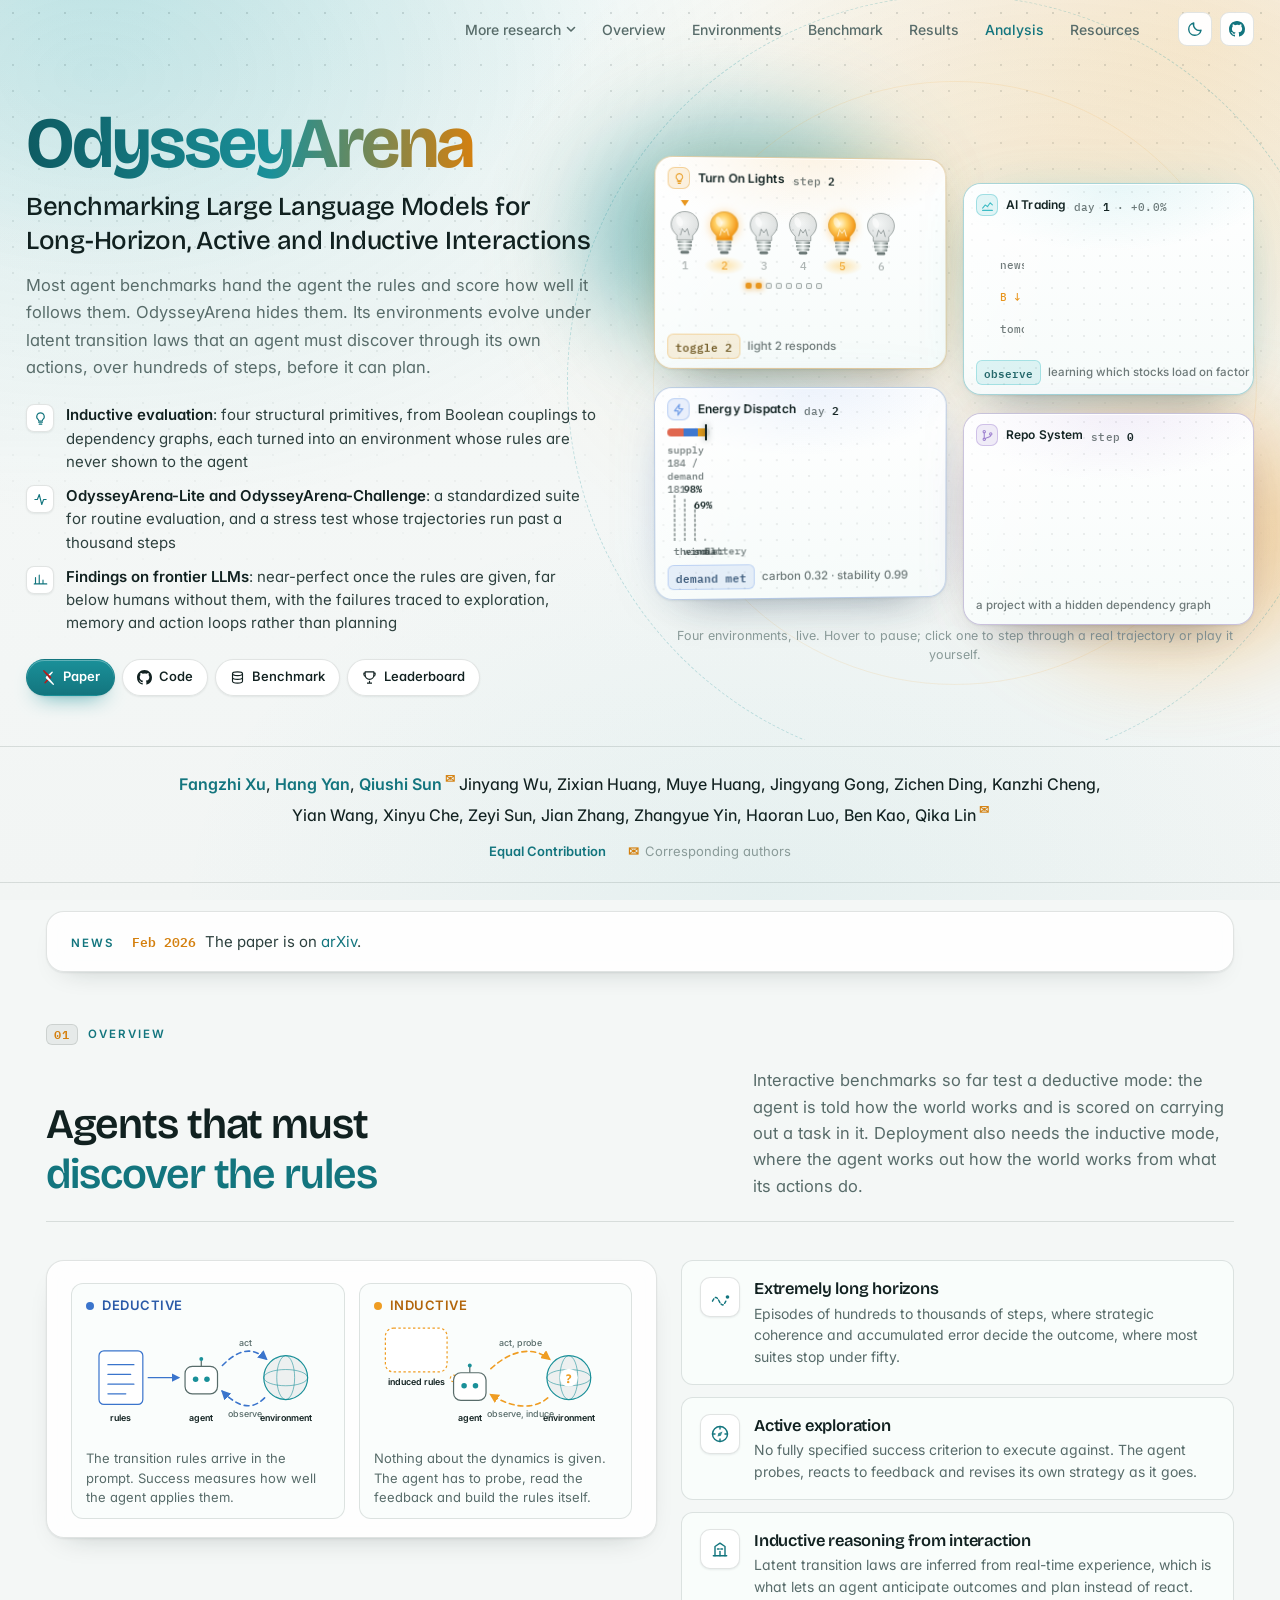
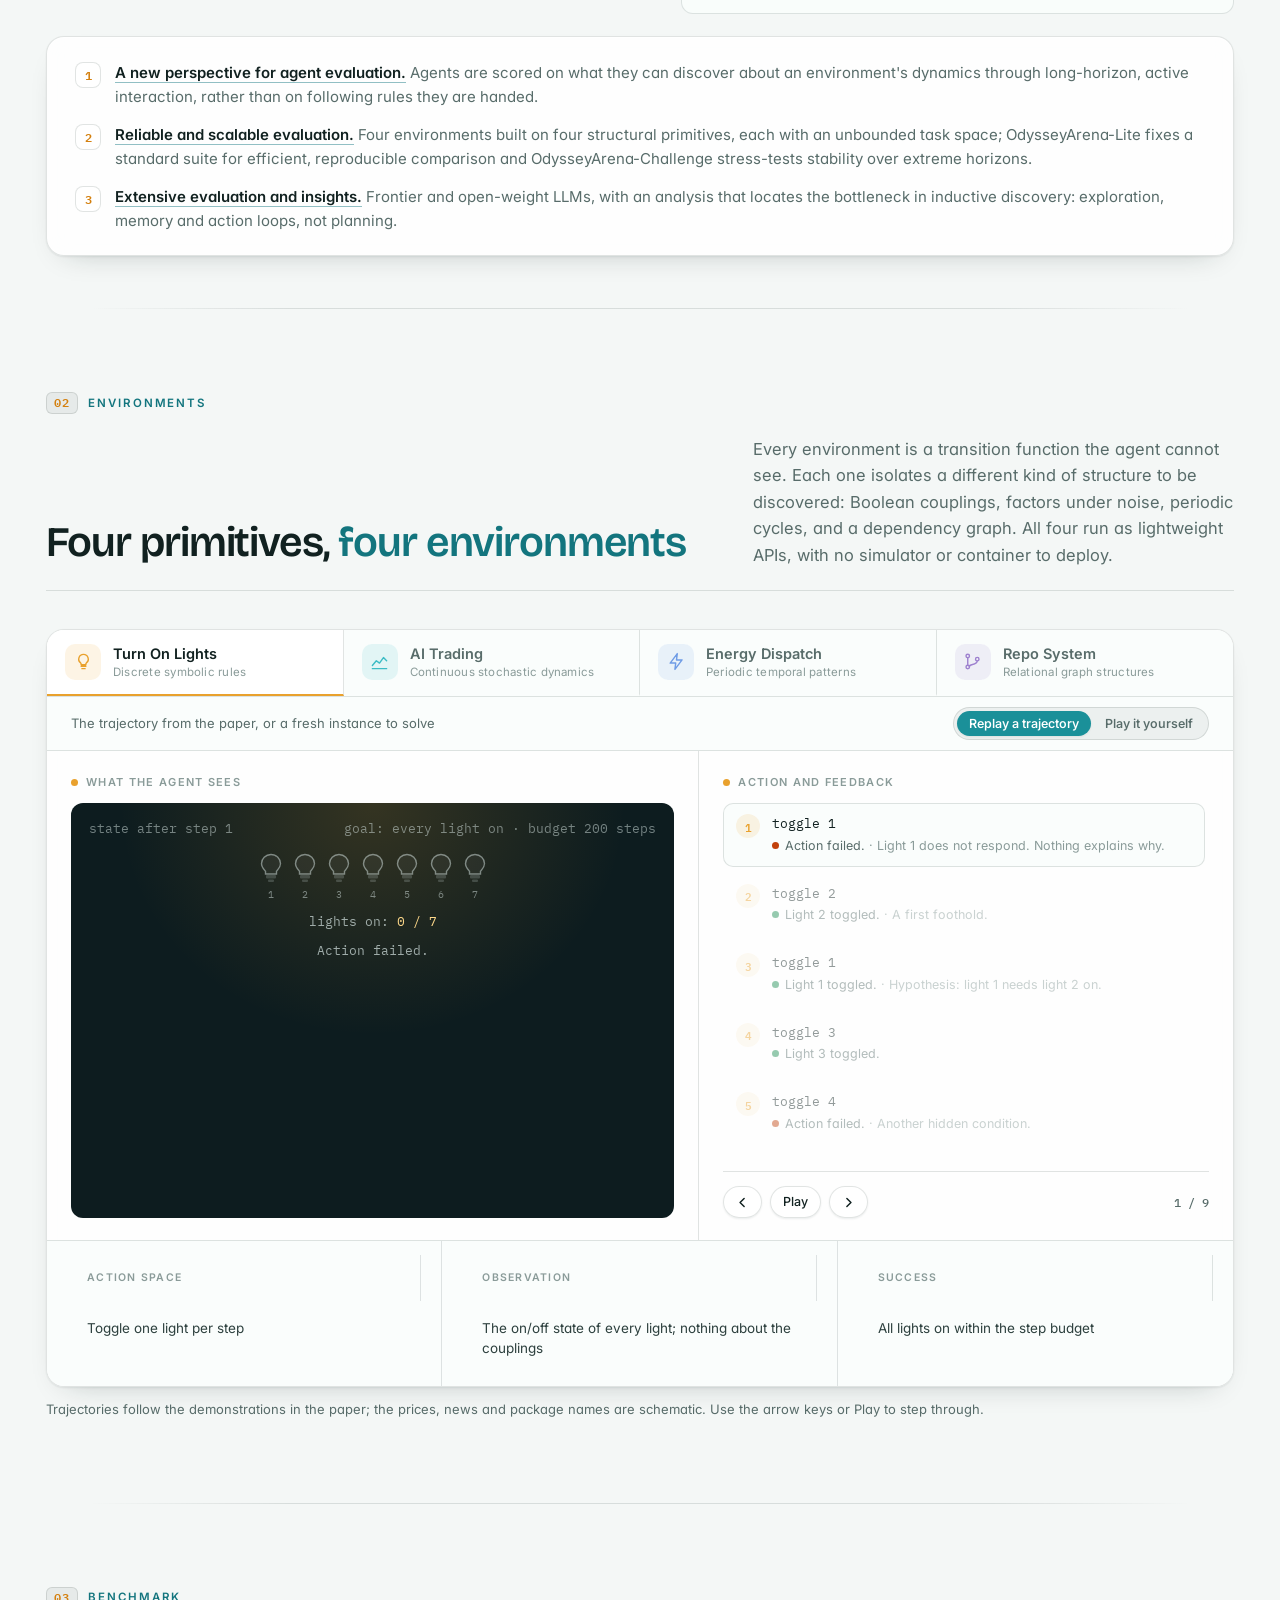
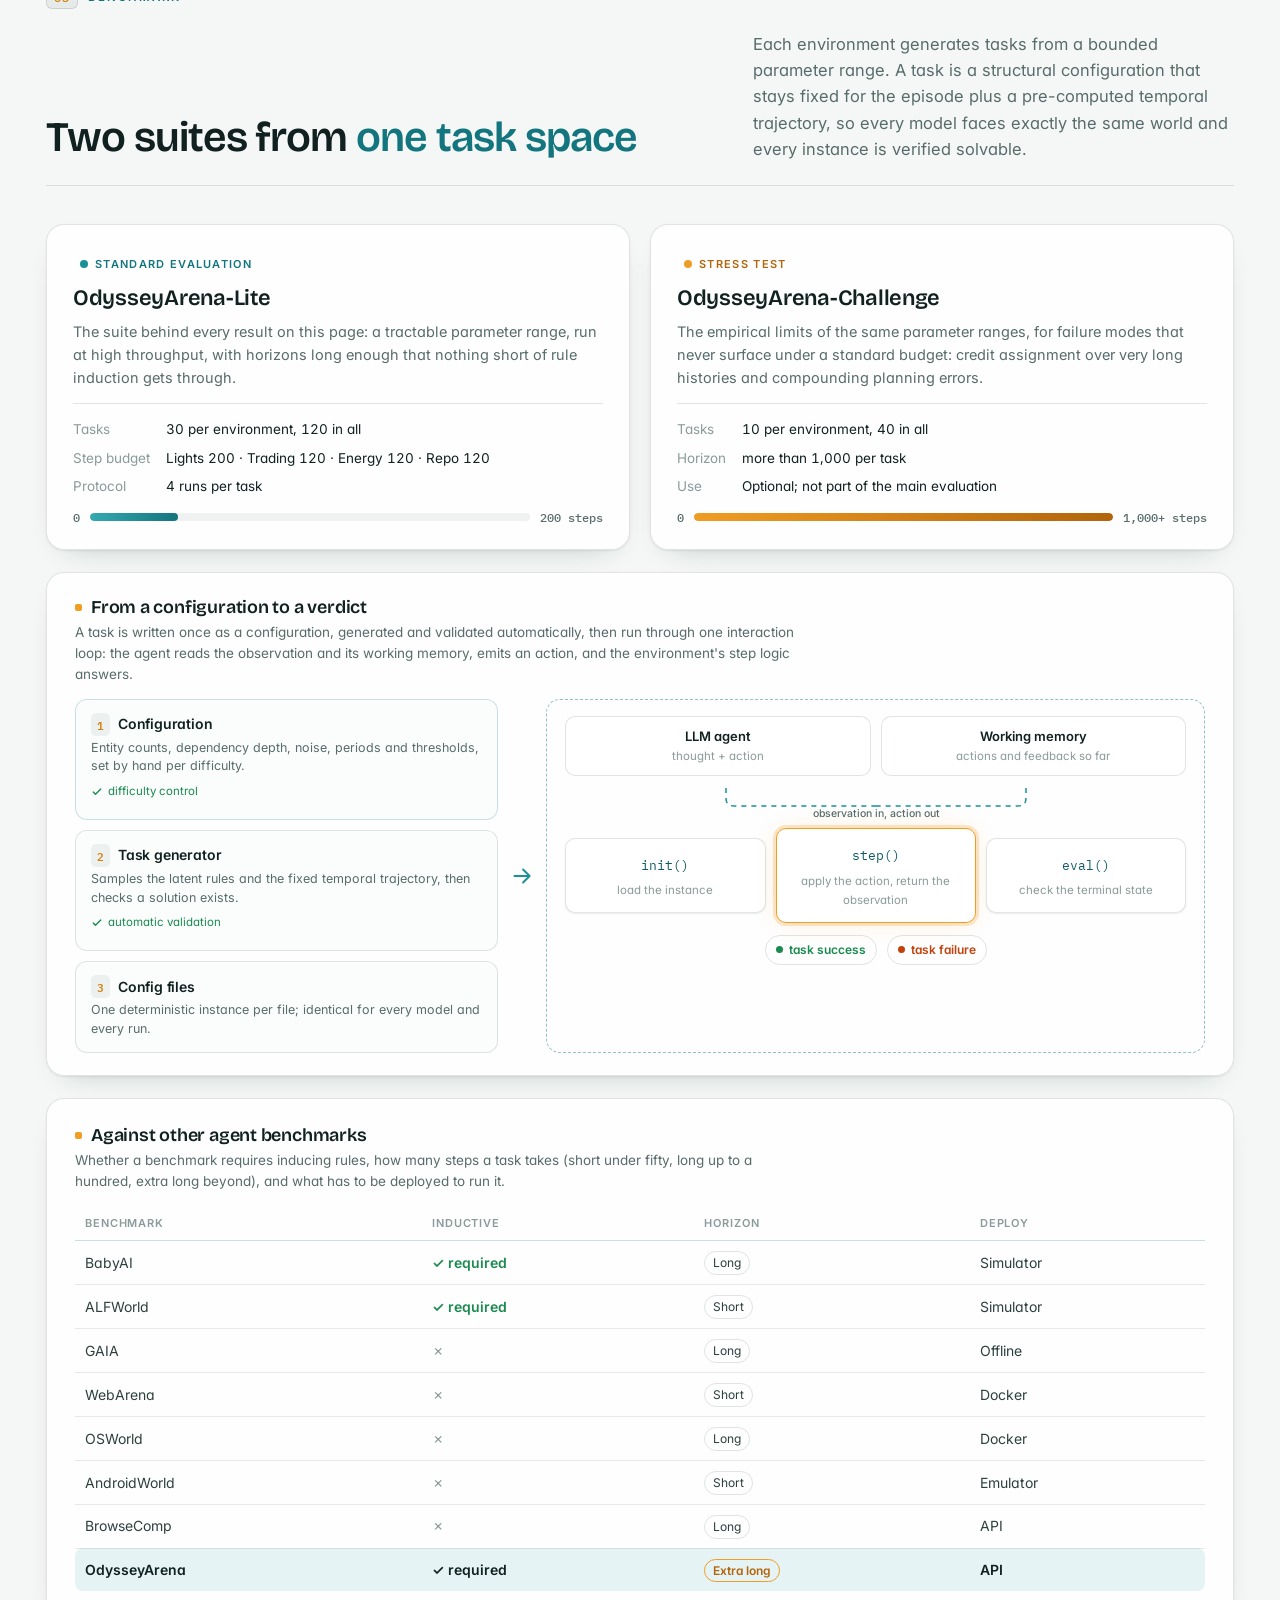
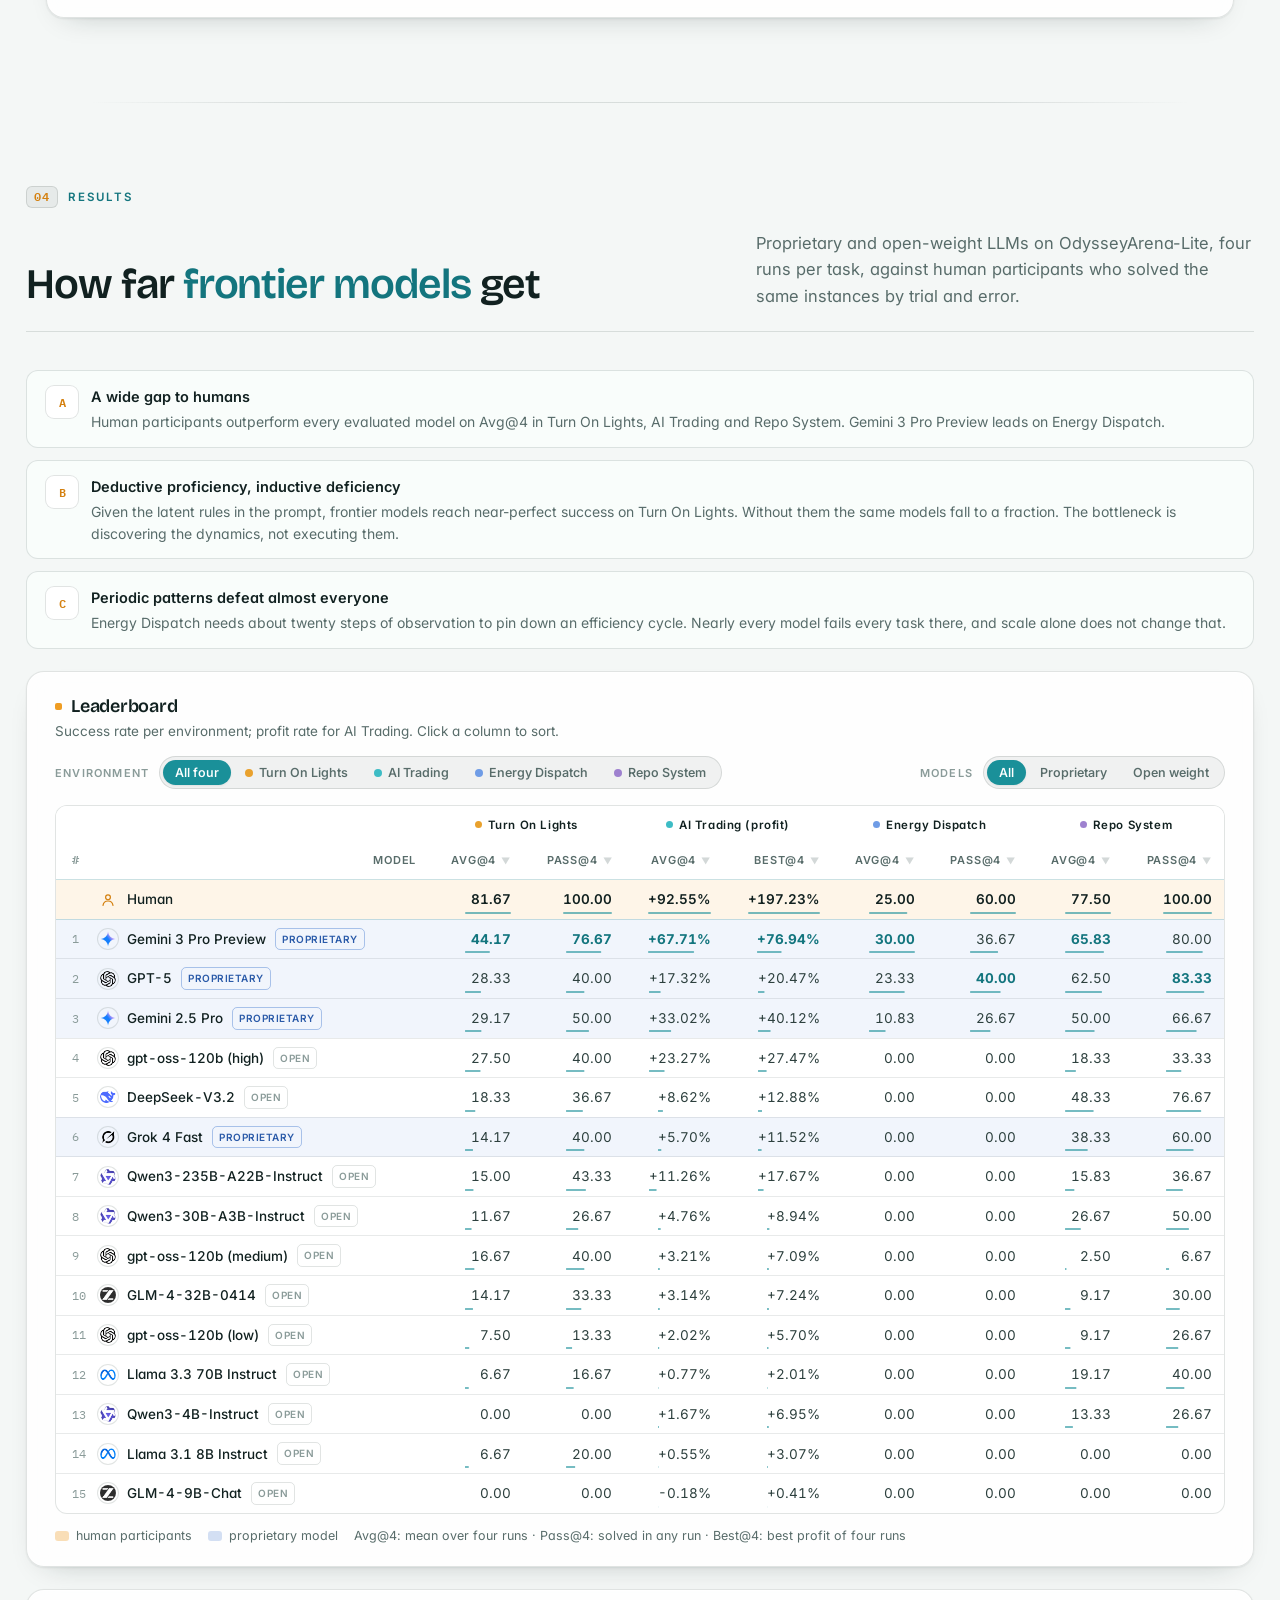
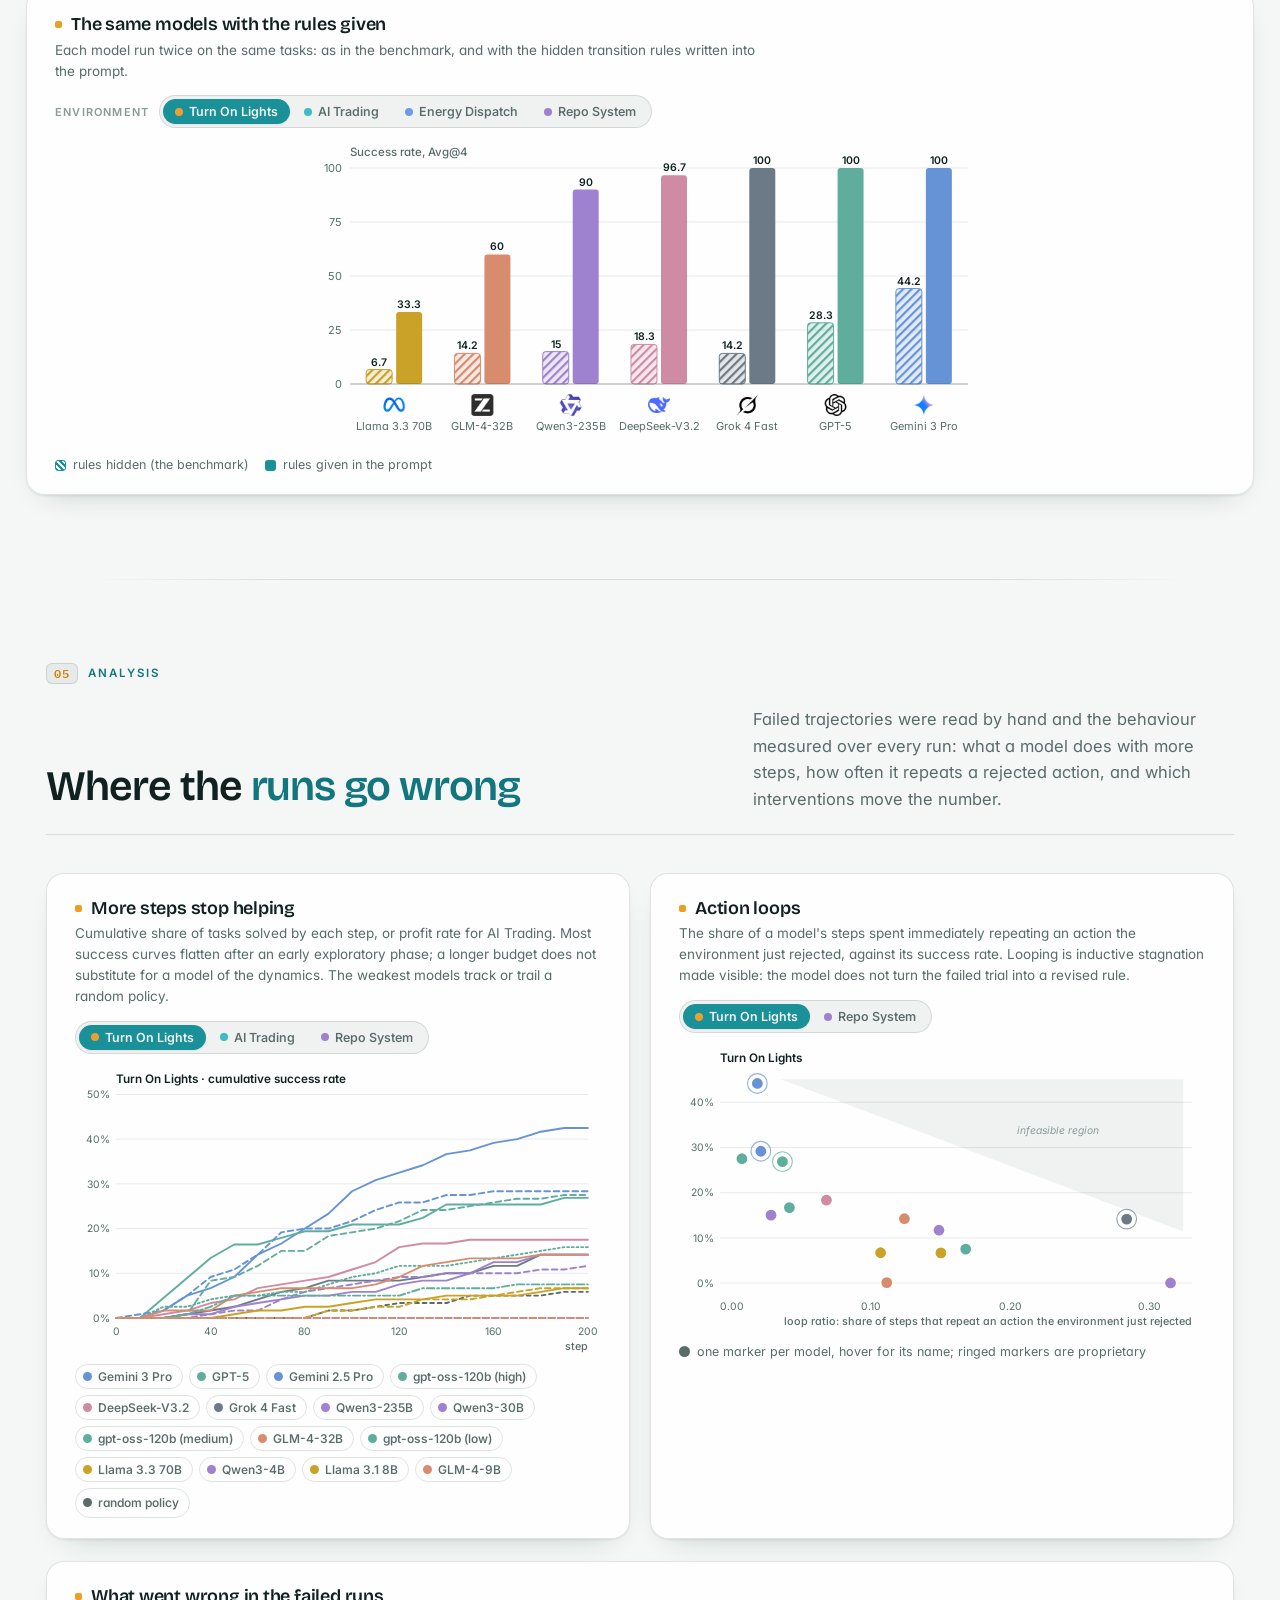
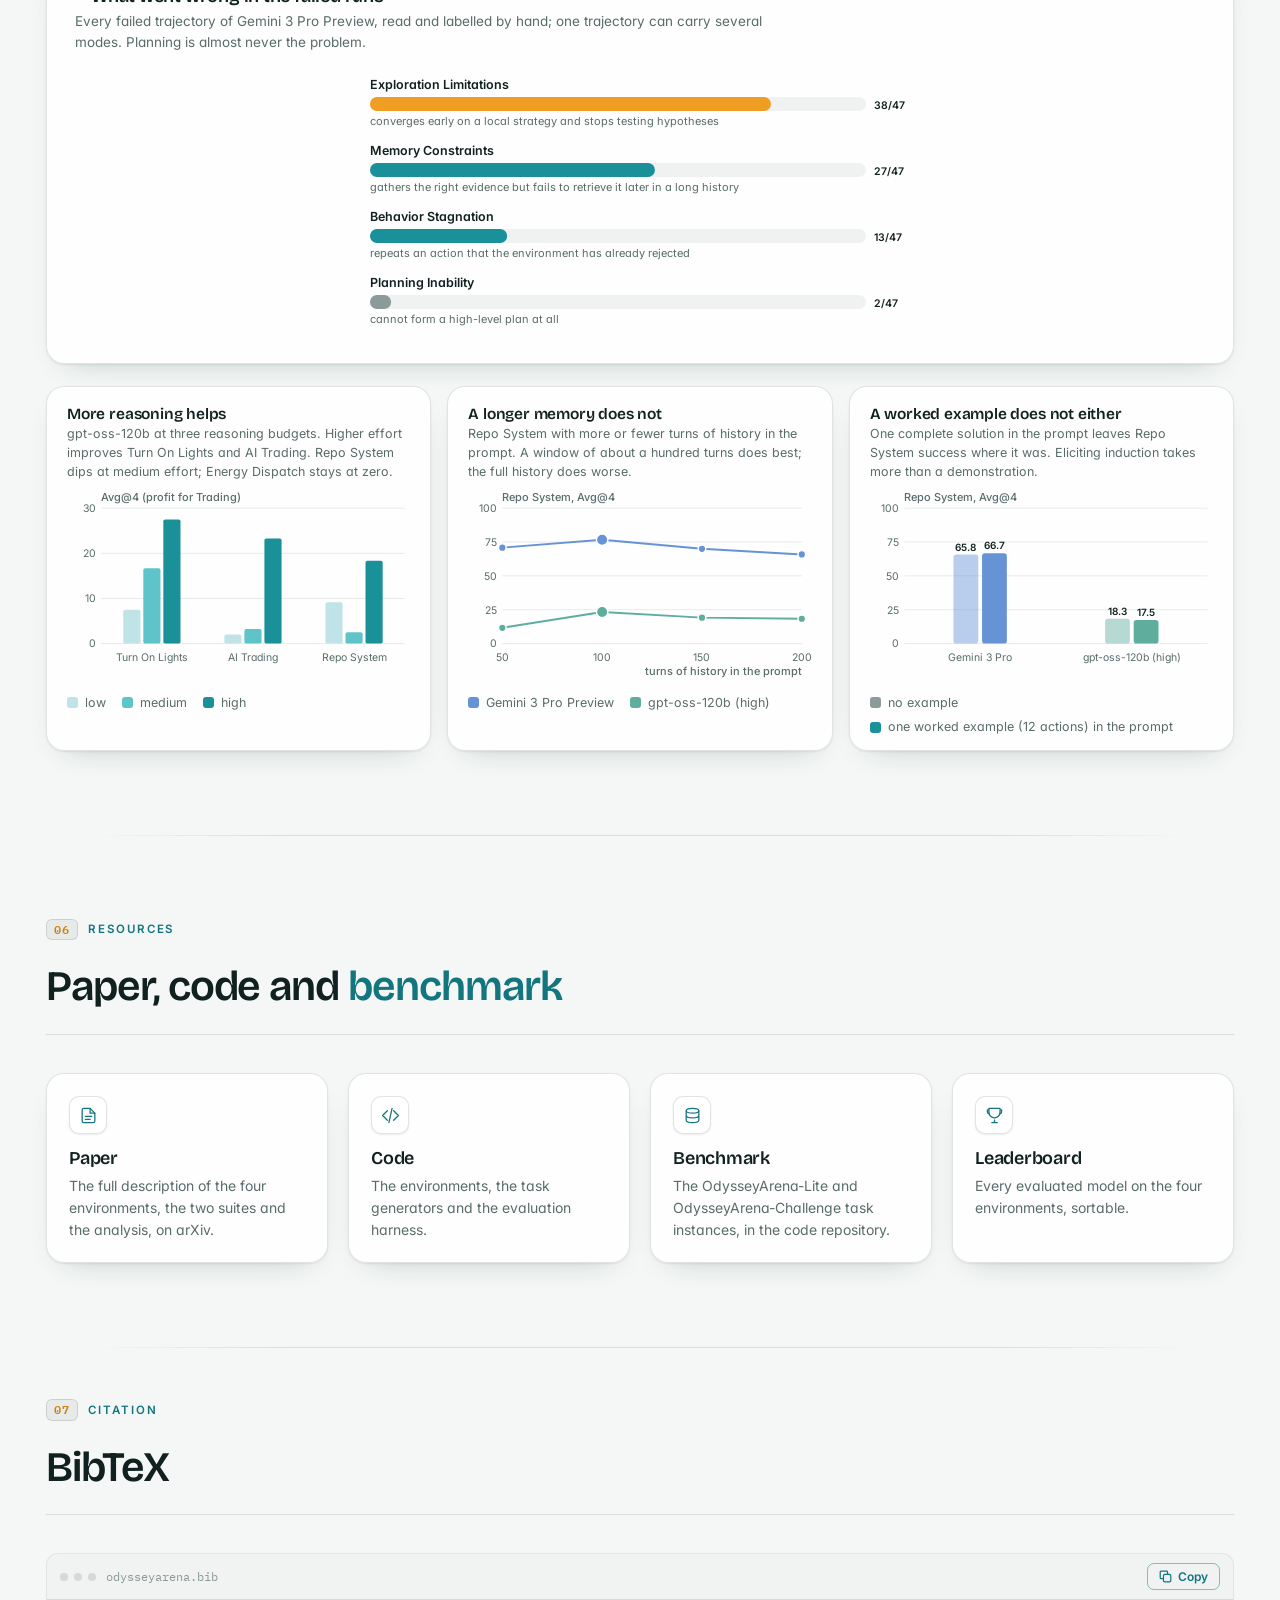
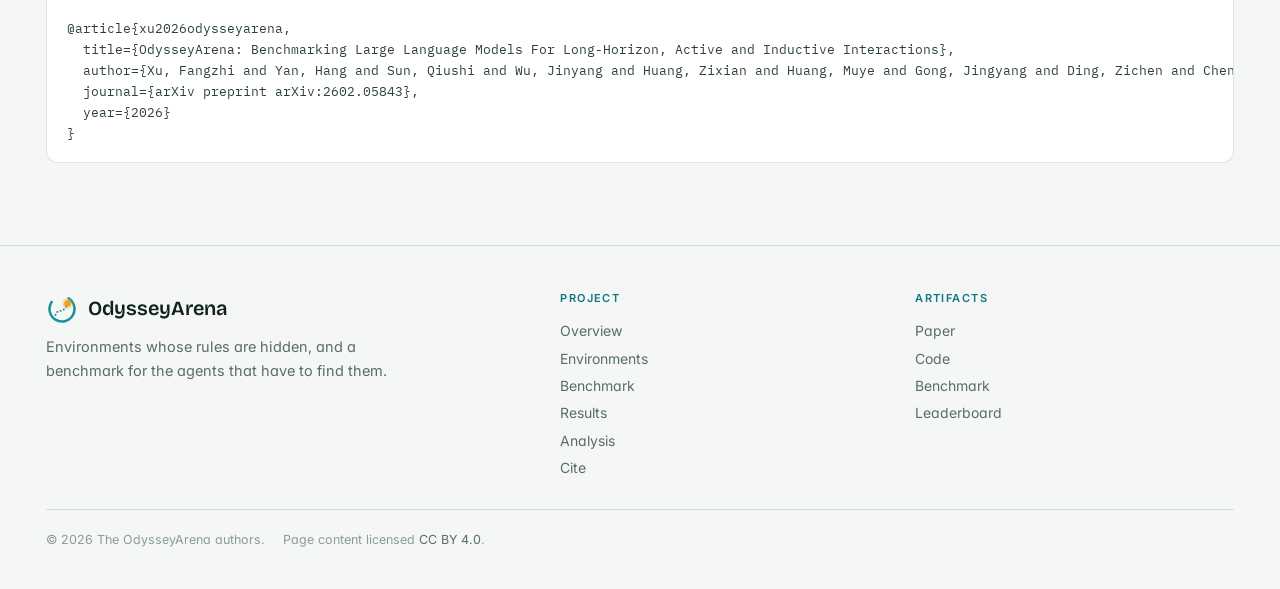
<file: index.html>
<!DOCTYPE html>
<html lang="en">

<head>
  <meta charset="utf-8">
  <meta name="viewport" content="width=device-width, initial-scale=1">
  <title>OdysseyArena: Benchmarking Large Language Models for Long-Horizon, Active and Inductive Interactions</title>
  <meta name="description"
    content="OdysseyArena evaluates LLM agents on environments whose rules are hidden: agents must discover the transition dynamics through their own actions, over hundreds of steps, before they can plan.">
  <meta name="color-scheme" content="light dark">
  <meta name="theme-color" content="#f4f7f6">

  <link rel="icon" href="public/favicon.ico" sizes="any">
  <link rel="icon" type="image/svg+xml" href="public/logo.svg">
  <link rel="icon" type="image/png" sizes="32x32" href="public/favicon-32.png">
  <link rel="icon" type="image/png" sizes="16x16" href="public/favicon-16.png">
  <link rel="apple-touch-icon" href="public/apple-touch-icon.png">

  <!-- Open Graph / Twitter. Absolute URLs are required by social scrapers.
       The page is served at https://os-copilot.github.io/OdysseyArena-Home/;
       update every absolute URL together if the host changes. -->
  <meta property="og:type" content="website">
  <meta property="og:url" content="https://os-copilot.github.io/OdysseyArena-Home/">
  <meta property="og:site_name" content="OdysseyArena">
  <meta property="og:title" content="OdysseyArena: Benchmarking LLMs for Long-Horizon, Active and Inductive Interactions">
  <meta property="og:description"
    content="Environments whose rules are hidden. Agents must discover the transition dynamics through their own actions before they can plan.">
  <meta property="og:image" content="https://os-copilot.github.io/OdysseyArena-Home/public/social/og-image.png">
  <meta property="og:image:width" content="1200">
  <meta property="og:image:height" content="630">
  <meta name="twitter:card" content="summary_large_image">
  <meta name="twitter:site" content="@qiushi_sun">
  <meta name="twitter:title" content="OdysseyArena: Benchmarking LLMs for Long-Horizon, Active and Inductive Interactions">
  <meta name="twitter:description"
    content="Environments whose rules are hidden. Agents must discover the transition dynamics through their own actions before they can plan.">
  <meta name="twitter:image" content="https://os-copilot.github.io/OdysseyArena-Home/public/social/og-image.png">

  <link rel="preconnect" href="https://fonts.googleapis.com">
  <link rel="preconnect" href="https://fonts.gstatic.com" crossorigin>
  <link rel="stylesheet"
    href="https://fonts.googleapis.com/css2?family=Bricolage+Grotesque:opsz,wght@12..96,500;12..96,600;12..96,700&family=Inter:wght@400;500;600;700&family=IBM+Plex+Mono:wght@400;500;600&display=swap">
  <link rel="stylesheet" href="static/css/main.css">
  <link rel="stylesheet" href="static/css/hero.css">
  <!-- Reveal-on-scroll hides content until JS un-hides it, so only opt in when
       JS is running; and the theme must be set before first paint. Light is the
       default; a stored choice wins. -->
  <script>
    (function () {
      var d = document.documentElement;
      d.className += " js";
      var t = (location.search.match(/[?&]theme=(light|dark)/) || [])[1];
      if (!t) { try { t = localStorage.getItem("odyssey-theme"); } catch (e) { /* private mode */ } }
      d.setAttribute("data-theme", t === "dark" ? "dark" : "light");
    })();
  </script>
</head>

<body>
  <a class="skip-link" href="#main">Skip to content</a>
  <div class="cosmos" aria-hidden="true"></div>

  <!-- ==================================================================== -->
  <!-- Navigation                                                            -->
  <!-- ==================================================================== -->
  <nav class="nav" id="nav">
    <div class="wrap">
      <a class="nav-brand" href="#top">
        <img src="public/logo.svg" alt="">
        <span>OdysseyArena</span>
      </a>
      <button class="icon-btn nav-toggle" id="navToggle" aria-expanded="false" aria-controls="navLinks" aria-label="Menu">
        <svg aria-hidden="true" width="17" height="17" viewBox="0 0 16 16" fill="none" stroke="currentColor" stroke-width="1.6">
          <path d="M2 4h12M2 8h12M2 12h12" stroke-linecap="round" />
        </svg>
      </button>
      <ul class="nav-links" id="navLinks">
        <li class="nav-more" id="navMore" data-open="false">
          <button type="button" aria-expanded="false" aria-haspopup="true">
            More research
            <svg viewBox="0 0 10 10" fill="none" stroke="currentColor" stroke-width="1.6" aria-hidden="true">
              <path d="M1.5 3.5 5 7l3.5-3.5" stroke-linecap="round" stroke-linejoin="round" />
            </svg>
          </button>
          <ul>
            <li><a href="https://os-copilot.github.io/OSReward-Home/" target="_blank" rel="noopener">
              <img src="public/logos/projects/osreward.png" alt="">
              <span>OSReward <small>CUA Reward Eval &amp; Open Models</small></span></a></li>
            <li><a href="https://os-copilot.github.io/OpenMobile2-Home/" target="_blank" rel="noopener">
              <img src="public/logos/projects/openmobile.png" alt="">
              <span>OpenMobile-2 <small>Versatile Mobile Agents</small></span></a></li>
            <li><a href="https://qiushisun.github.io/OS-Sentinel-Home/" target="_blank" rel="noopener">
              <img src="public/logos/projects/os-sentinel.png" alt="">
              <span>OS-Sentinel <small>Mobile GUI Safety</small></span></a></li>
            <li><a href="https://qiushisun.github.io/ScienceBoard-Home/" target="_blank" rel="noopener">
              <img src="public/logos/projects/scienceboard.png" alt="">
              <span>ScienceBoard <small>CUA for Science</small></span></a></li>
            <li><a href="https://qiushisun.github.io/OS-Genesis-Home/" target="_blank" rel="noopener">
              <img src="public/logos/projects/os-genesis.png" alt="">
              <span>OS-Genesis <small>Annotation-Free Trajectory Synthesis</small></span></a></li>
            <li><a href="https://osatlas.github.io/" target="_blank" rel="noopener">
              <img src="public/logos/projects/os-atlas.png" alt="">
              <span>OS-Atlas <small>GUI Action Foundation Model</small></span></a></li>
            <li><a href="https://njucckevin.github.io/openmobile/" target="_blank" rel="noopener">
              <img src="public/logos/projects/openmobile.png" alt="">
              <span>OpenMobile <small>Open Mobile Agents</small></span></a></li>
            <li><a href="https://aclanthology.org/2024.acl-long.505" target="_blank" rel="noopener">
              <img src="public/logos/projects/seeclick.png" alt="">
              <span>SeeClick <small>GUI Grounding</small></span></a></li>
          </ul>
        </li>
        <!-- Section links double as the scroll-spy list (main.js reads them). -->
        <li><a href="#overview">Overview</a></li>
        <li><a href="#environments">Environments</a></li>
        <li><a href="#benchmark">Benchmark</a></li>
        <li><a href="#results">Results</a></li>
        <li><a href="#analysis">Analysis</a></li>
        <li><a href="#resources">Resources</a></li>
      </ul>
      <div class="nav-tools">
        <button class="icon-btn" id="themeToggle" type="button" aria-label="Switch to dark theme">
          <svg class="i-moon" viewBox="0 0 16 16" fill="none" stroke="currentColor" stroke-width="1.4" aria-hidden="true">
            <path d="M14 9.3A6 6 0 0 1 6.7 2a6.2 6.2 0 1 0 7.3 7.3Z" stroke-linejoin="round" />
          </svg>
          <svg class="i-sun" viewBox="0 0 16 16" fill="none" stroke="currentColor" stroke-width="1.4" aria-hidden="true">
            <circle cx="8" cy="8" r="3.1" />
            <path d="M8 1v1.7M8 13.3V15M1 8h1.7M13.3 8H15M3 3l1.2 1.2M11.8 11.8 13 13M13 3l-1.2 1.2M4.2 11.8 3 13" stroke-linecap="round" />
          </svg>
        </button>
        <a class="icon-btn" href="https://github.com/xufangzhi/Odyssey-Arena" target="_blank" rel="noopener" aria-label="GitHub">
          <svg viewBox="0 0 16 16" fill="currentColor" aria-hidden="true"><path d="M8 0C3.58 0 0 3.58 0 8a8 8 0 0 0 5.47 7.59c.4.07.55-.17.55-.38 0-.19-.01-.82-.01-1.49-2.01.37-2.53-.49-2.69-.94-.09-.23-.48-.94-.82-1.13-.28-.15-.68-.52-.01-.53.63-.01 1.08.58 1.23.82.72 1.21 1.87.87 2.33.66.07-.52.28-.87.51-1.07-1.78-.2-3.64-.89-3.64-3.95 0-.87.31-1.59.82-2.15-.08-.2-.36-1.02.08-2.12 0 0 .67-.21 2.2.82a7.4 7.4 0 0 1 2-.27c.68 0 1.36.09 2 .27 1.53-1.04 2.2-.82 2.2-.82.44 1.1.16 1.92.08 2.12.51.56.82 1.27.82 2.15 0 3.07-1.87 3.75-3.65 3.95.29.25.54.73.54 1.48 0 1.07-.01 1.93-.01 2.2 0 .21.15.46.55.38A8.01 8.01 0 0 0 16 8c0-4.42-3.58-8-8-8Z" /></svg>
        </a>
      </div>
    </div>
  </nav>

  <!-- ==================================================================== -->
  <!-- Hero: content left, the playable environment right                    -->
  <!-- ==================================================================== -->
  <header class="hero" id="top">
    <div class="wrap wrap-wide hero-split">
      <div class="hero-content">
        <h1><span class="grad">OdysseyArena</span></h1>
        <p class="tagline">Benchmarking Large Language Models for Long-Horizon, Active and Inductive Interactions</p>
        <!-- TODO: venue line on acceptance. <p class="venue">…</p> -->

        <p class="lede">Most agent benchmarks hand the agent the rules and score how well it follows them.
          OdysseyArena hides them. Its environments evolve under latent transition laws that an agent must
          discover through its own actions, over hundreds of steps, before it can plan.</p>

        <ul class="bullets">
          <li>
            <span class="b-ico" aria-hidden="true">
              <svg viewBox="0 0 24 24" fill="none" stroke="currentColor" stroke-width="1.8" stroke-linecap="round" stroke-linejoin="round">
                <path d="M9 18h6M10 21h4M12 3a6 6 0 0 0-3.6 10.8c.6.5.6 1.2.6 1.7V16h6v-.5c0-.5 0-1.2.6-1.7A6 6 0 0 0 12 3Z" />
              </svg>
            </span>
            <span><b>Inductive evaluation</b>: four structural primitives, from Boolean couplings to dependency
              graphs, each turned into an environment whose rules are never shown to the agent</span>
          </li>
          <li>
            <span class="b-ico" aria-hidden="true">
              <svg viewBox="0 0 24 24" fill="none" stroke="currentColor" stroke-width="1.8" stroke-linecap="round" stroke-linejoin="round">
                <path d="M3 12h4l3-8 4 16 3-8h4" />
              </svg>
            </span>
            <span><b>OdysseyArena-Lite and OdysseyArena-Challenge</b>: a standardized suite for routine evaluation,
              and a stress test whose trajectories run past a thousand steps</span>
          </li>
          <li>
            <span class="b-ico" aria-hidden="true">
              <svg viewBox="0 0 24 24" fill="none" stroke="currentColor" stroke-width="1.8" stroke-linecap="round">
                <path d="M4 19V9M10 19V5M16 19v-6M22 19H2" />
              </svg>
            </span>
            <span><b>Findings on frontier LLMs</b>: near-perfect once the rules are given, far below humans without
              them, with the failures traced to exploration, memory and action loops rather than planning</span>
          </li>
        </ul>

        <!-- Release links. Paper on arXiv; code and the task files on GitHub. -->
        <div class="links">
          <a class="btn btn-primary" data-link="paper" href="https://arxiv.org/abs/2602.05843" target="_blank" rel="noopener">
            <svg viewBox="0 0 17.732 24.269" aria-hidden="true">
              <g transform="translate(-566.984 -271.548)">
                <path d="M573.549,280.916l2.266,2.738,6.674-7.84c.353-.47.52-.717.353-1.117a1.218,1.218,0,0,0-1.061-.748h0a.953.953,0,0,0-.712.262Z" fill="currentColor" />
                <path d="M579.525,282.225l-10.606-10.174a1.413,1.413,0,0,0-.834-.5,1.09,1.09,0,0,0-1.027.66c-.167.4-.047.681.319,1.206l8.44,10.242h0l-6.282,7.716a1.336,1.336,0,0,0-.323,1.3,1.114,1.114,0,0,0,1.04.69A.992.992,0,0,0,571,293l8.519-7.92A1.924,1.924,0,0,0,579.525,282.225Z" fill="#b31b1b" />
                <path d="M584.32,293.912l-8.525-10.275,0,0L573.53,280.9l-1.389,1.254a2.063,2.063,0,0,0,0,2.965l10.812,10.419a.925.925,0,0,0,.742.282,1.039,1.039,0,0,0,.953-.667A1.261,1.261,0,0,0,584.32,293.912Z" fill="currentColor" />
              </g>
            </svg>
            Paper
          </a>
          <a class="btn" data-link="code" href="https://github.com/xufangzhi/Odyssey-Arena" target="_blank" rel="noopener">
            <svg viewBox="0 0 16 16" fill="currentColor" aria-hidden="true">
              <path d="M8 0C3.58 0 0 3.58 0 8a8 8 0 0 0 5.47 7.59c.4.07.55-.17.55-.38 0-.19-.01-.82-.01-1.49-2.01.37-2.53-.49-2.69-.94-.09-.23-.48-.94-.82-1.13-.28-.15-.68-.52-.01-.53.63-.01 1.08.58 1.23.82.72 1.21 1.87.87 2.33.66.07-.52.28-.87.51-1.07-1.78-.2-3.64-.89-3.64-3.95 0-.87.31-1.59.82-2.15-.08-.2-.36-1.02.08-2.12 0 0 .67-.21 2.2.82a7.4 7.4 0 0 1 2-.27c.68 0 1.36.09 2 .27 1.53-1.04 2.2-.82 2.2-.82.44 1.1.16 1.92.08 2.12.51.56.82 1.27.82 2.15 0 3.07-1.87 3.75-3.65 3.95.29.25.54.73.54 1.48 0 1.07-.01 1.93-.01 2.2 0 .21.15.46.55.38A8.01 8.01 0 0 0 16 8c0-4.42-3.58-8-8-8Z" />
            </svg>
            Code
          </a>
          <a class="btn" data-link="benchmark" href="https://github.com/xufangzhi/Odyssey-Arena/tree/main/test_data" target="_blank" rel="noopener">
            <svg viewBox="0 0 24 24" fill="none" stroke="currentColor" stroke-width="1.8" aria-hidden="true">
              <ellipse cx="12" cy="6" rx="8" ry="3" />
              <path d="M4 6v6c0 1.66 3.58 3 8 3s8-1.34 8-3V6M4 12v6c0 1.66 3.58 3 8 3s8-1.34 8-3v-6" />
            </svg>
            Benchmark
          </a>
          <a class="btn" href="#results">
            <svg viewBox="0 0 24 24" fill="none" stroke="currentColor" stroke-width="1.8" aria-hidden="true">
              <path d="M8 21h8M12 17v4M5 3h14v5a7 7 0 0 1-14 0V3Z" stroke-linejoin="round" />
              <path d="M5 5H3v2a3 3 0 0 0 3 3M19 5h2v2a3 3 0 0 1-3 3" stroke-linejoin="round" />
            </svg>
            Leaderboard
          </a>
        </div>
      </div>

      <!-- Key art: the four environments, live. hero.js runs a scripted agent on
           a fresh instance of each; a click opens that environment below. -->
      <figure class="hero-art">
        <div id="arena" aria-label="The four environments, each played live by a scripted agent"></div>
        <figcaption>Four environments, live. Hover to pause; click one to step through a real trajectory or play it yourself.</figcaption>
      </figure>
    </div>
  </header>

  <!-- Byline. Equal contribution is marked by colour (the .eq authors).
       TODO: affiliations once the list is settled (crests as 96x96 PNG pairs
       in public/affil/, listed in an .affils row under the names). -->
  <section class="byline" aria-label="Authors">
    <div class="panel">
      <p class="authors">
        <span class="lead">
          <span class="au eq">Fangzhi Xu</span>,
          <span class="au eq">Hang Yan</span>,
          <span class="au eq"><a href="https://qiushisun.github.io/" target="_blank" rel="noopener">Qiushi Sun</a><sup class="author-mark" aria-label="Corresponding author" title="Corresponding author">✉&#xfe0e;</sup></span>
        </span>
        <span class="rest">
          <span class="au">Jinyang Wu</span>,
          <span class="au">Zixian Huang</span>,
          <span class="au">Muye Huang</span>,
          <span class="au">Jingyang Gong</span>,
          <span class="au">Zichen Ding</span>,
          <span class="au">Kanzhi Cheng</span>,
          <span class="au">Yian Wang</span>,
          <span class="au">Xinyu Che</span>,
          <span class="au">Zeyi Sun</span>,
          <span class="au">Jian Zhang</span>,
          <span class="au">Zhangyue Yin</span>,
          <span class="au">Haoran Luo</span>,
          <span class="au">Ben Kao</span>,
          <span class="au">Qika Lin<sup class="author-mark" aria-label="Corresponding author" title="Corresponding author">✉&#xfe0e;</sup></span>
        </span>
      </p>
      <p class="author-legend">
        <span class="eq-key">Equal Contribution</span>
        <span class="author-role"><span class="role-mark" aria-hidden="true">✉&#xfe0e;</span> Corresponding authors</span>
      </p>
    </div>
  </section>

  <section class="news-band" aria-label="News">
    <div class="wrap">
      <div class="card news rise">
        <span class="eyebrow">News</span>
        <ul>
          <li><time datetime="2026-02">Feb 2026</time>The paper is on <a href="https://arxiv.org/abs/2602.05843" target="_blank" rel="noopener">arXiv</a>.</li>
          <!-- TODO: venue, further releases. -->
        </ul>
      </div>
    </div>
  </section>

  <main id="main">

    <!-- ================================================================== -->
    <!-- Overview                                                            -->
    <!-- ================================================================== -->
    <section class="band-tight" id="overview">
      <div class="wrap">
        <div class="section-head">
          <span class="eyebrow">Overview</span>
          <h2 class="section-title">Agents that must <span class="accent">discover the rules</span></h2>
          <p class="section-sub">Interactive benchmarks so far test a deductive mode: the agent is told how the
            world works and is scored on carrying out a task in it. Deployment also needs the inductive mode,
            where the agent works out how the world works from what its actions do.</p>
        </div>

        <div class="overview-grid rise">
          <div class="card dg-card">
            <div class="dg">
              <div class="dg-pane ded">
                <h4><i></i>Deductive</h4>
                <svg viewBox="0 0 300 150" aria-label="Deductive setting: rules are given to the agent, which acts and observes">
                  <defs>
                    <marker id="arD" viewBox="0 0 10 10" refX="8" refY="5" markerWidth="6" markerHeight="6" orient="auto">
                      <path d="M0 0L10 5 0 10z" fill="var(--blue-400)" />
                    </marker>
                  </defs>
                  <g transform="translate(16,38)">
                    <rect class="rules-doc" x="0" y="0" width="54" height="66" rx="6" />
                    <line class="rules-line" x1="11" y1="17" x2="43" y2="17" />
                    <line class="rules-line" x1="11" y1="29" x2="39" y2="29" />
                    <line class="rules-line" x1="11" y1="41" x2="43" y2="41" />
                    <line class="rules-line" x1="11" y1="53" x2="33" y2="53" />
                  </g>
                  <text class="lbl k" x="43" y="124" text-anchor="middle">rules</text>
                  <path d="M76 71H114" fill="none" stroke="var(--blue-400)" stroke-width="1.8" marker-end="url(#arD)" />
                  <g transform="translate(120,48)">
                    <line x1="22" y1="2" x2="22" y2="9" stroke="var(--text-dim)" stroke-width="1.5" />
                    <circle cx="22" cy="0" r="2.4" class="bot-eye" />
                    <rect class="bot" x="2" y="9" width="40" height="34" rx="9" />
                    <circle class="bot-eye" cx="15" cy="25" r="3.4" />
                    <circle class="bot-eye" cx="29" cy="25" r="3.4" />
                  </g>
                  <text class="lbl k" x="142" y="124" text-anchor="middle">agent</text>
                  <g transform="translate(246,71)">
                    <circle class="world" r="27" />
                    <ellipse class="world-h" rx="11" ry="27" />
                    <ellipse class="world-h" rx="27" ry="10" />
                  </g>
                  <text class="lbl k" x="246" y="124" text-anchor="middle">environment</text>
                  <path class="arc" d="M168 56C190 34 206 34 222 48" marker-end="url(#arD)" />
                  <text class="lbl" x="196" y="32" text-anchor="middle">act</text>
                  <path class="arc" d="M220 96C206 110 190 110 168 88" marker-end="url(#arD)" />
                  <text class="lbl" x="196" y="119" text-anchor="middle">observe</text>
                </svg>
                <p>The transition rules arrive in the prompt. Success measures how well the agent applies them.</p>
              </div>
              <div class="dg-pane ind">
                <h4><i></i>Inductive</h4>
                <svg viewBox="0 0 300 150" aria-label="Inductive setting: the agent probes an unknown environment and induces its rules">
                  <defs>
                    <marker id="arI" viewBox="0 0 10 10" refX="8" refY="5" markerWidth="6" markerHeight="6" orient="auto">
                      <path d="M0 0L10 5 0 10z" fill="var(--amber-500)" />
                    </marker>
                  </defs>
                  <g transform="translate(14,10)">
                    <rect class="thought" x="0" y="0" width="76" height="54" rx="10" />
                    <g>
                      <line class="thought-line" x1="12" y1="16" x2="62" y2="16" />
                      <line class="thought-line" x1="12" y1="28" x2="52" y2="28" />
                      <line class="thought-line" x1="12" y1="40" x2="58" y2="40" />
                    </g>
                    <circle class="thought" cx="84" cy="62" r="4" />
                    <circle class="thought" cx="94" cy="72" r="2.4" />
                  </g>
                  <text class="lbl k" x="52" y="80" text-anchor="middle">induced rules</text>
                  <g transform="translate(96,56)">
                    <line x1="22" y1="2" x2="22" y2="9" stroke="var(--text-dim)" stroke-width="1.5" />
                    <circle cx="22" cy="0" r="2.4" class="bot-eye" />
                    <rect class="bot" x="2" y="9" width="40" height="34" rx="9" />
                    <circle class="bot-eye" cx="15" cy="25" r="3.4" />
                    <circle class="bot-eye" cx="29" cy="25" r="3.4" />
                  </g>
                  <text class="lbl k" x="118" y="124" text-anchor="middle">agent</text>
                  <g transform="translate(240,71)">
                    <circle class="world" r="27" />
                    <ellipse class="world-h" rx="11" ry="27" />
                    <ellipse class="world-h" rx="27" ry="10" />
                    <circle r="11" fill="var(--surface-3)" />
                    <text class="qmark" x="0" y="6" text-anchor="middle">?</text>
                  </g>
                  <text class="lbl k" x="240" y="124" text-anchor="middle">environment</text>
                  <path class="arc" d="M144 60C172 34 198 34 216 48" marker-end="url(#arI)" />
                  <text class="lbl" x="180" y="32" text-anchor="middle">act, probe</text>
                  <path class="arc" d="M214 96C198 110 172 110 144 92" marker-end="url(#arI)" />
                  <text class="lbl" x="180" y="119" text-anchor="middle">observe, induce</text>
                </svg>
                <p>Nothing about the dynamics is given. The agent has to probe, read the feedback and build the
                  rules itself.</p>
              </div>
            </div>
          </div>

          <div class="dims">
            <div class="cap">
              <span class="ico" aria-hidden="true">
                <svg viewBox="0 0 24 24" fill="none" stroke="currentColor" stroke-width="1.7" stroke-linecap="round" stroke-linejoin="round">
                  <path d="M3 17c3-6 5-6 8 0s5 6 8 0" stroke-dasharray="3 2.5" />
                  <circle cx="21" cy="12" r="2.2" fill="currentColor" stroke="none" />
                </svg>
              </span>
              <div>
                <h3>Extremely long horizons</h3>
                <p>Episodes of hundreds to thousands of steps, where strategic coherence and accumulated error
                  decide the outcome, where most suites stop under fifty.</p>
              </div>
            </div>
            <div class="cap">
              <span class="ico" aria-hidden="true">
                <svg viewBox="0 0 24 24" fill="none" stroke="currentColor" stroke-width="1.7" stroke-linecap="round" stroke-linejoin="round">
                  <circle cx="12" cy="12" r="9" />
                  <path d="M12 3v3M12 18v3M3 12h3M18 12h3" />
                  <path d="m15 9-2 5-4 1 1-4 5-2Z" fill="currentColor" stroke="none" opacity="0.85" />
                </svg>
              </span>
              <div>
                <h3>Active exploration</h3>
                <p>No fully specified success criterion to execute against. The agent probes, reacts to feedback
                  and revises its own strategy as it goes.</p>
              </div>
            </div>
            <div class="cap">
              <span class="ico" aria-hidden="true">
                <svg viewBox="0 0 24 24" fill="none" stroke="currentColor" stroke-width="1.7" stroke-linecap="round" stroke-linejoin="round">
                  <path d="M4 20h16" />
                  <path d="M6 20V9l6-4 6 4v11" />
                  <path d="M12 20v-5" />
                  <path d="M9 12h6" stroke-dasharray="2 2" />
                </svg>
              </span>
              <div>
                <h3>Inductive reasoning from interaction</h3>
                <p>Latent transition laws are inferred from real-time experience, which is what lets an agent
                  anticipate outcomes and plan instead of react.</p>
              </div>
            </div>
          </div>
        </div>

        <div class="card contrib-card rise" style="margin-top:22px">
          <ol class="contribs">
            <li><a href="#environments"><b>A new perspective for agent evaluation.</b></a> Agents are scored on
              what they can discover about an environment's dynamics through long-horizon, active interaction,
              rather than on following rules they are handed.</li>
            <li><a href="#benchmark"><b>Reliable and scalable evaluation.</b></a> Four environments built on four
              structural primitives, each with an unbounded task space; OdysseyArena-Lite fixes a standard suite
              for efficient, reproducible comparison and OdysseyArena-Challenge stress-tests stability over
              extreme horizons.</li>
            <li><a href="#results"><b>Extensive evaluation and insights.</b></a> Frontier and open-weight LLMs,
              with an analysis that locates the bottleneck in inductive discovery: exploration, memory and action
              loops, not planning.</li>
          </ol>
        </div>
      </div>
    </section>

    <!-- ================================================================== -->
    <!-- Environments                                                        -->
    <!-- ================================================================== -->
    <section class="band" id="environments">
      <div class="wrap">
        <div class="section-head">
          <span class="eyebrow">Environments</span>
          <h2 class="section-title">Four primitives, <span class="accent">four environments</span></h2>
          <p class="section-sub">Every environment is a transition function the agent cannot see. Each one
            isolates a different kind of structure to be discovered: Boolean couplings, factors under noise,
            periodic cycles, and a dependency graph. All four run as lightweight APIs, with no simulator or
            container to deploy.</p>
        </div>

        <div class="card ew-card rise" id="env-walk"></div>
        <p class="wt-note">Trajectories follow the demonstrations in the paper; the prices, news and package names
          are schematic. Use the arrow keys or Play to step through.</p>
      </div>
    </section>

    <!-- ================================================================== -->
    <!-- Benchmark                                                           -->
    <!-- ================================================================== -->
    <section class="band" id="benchmark">
      <div class="wrap">
        <div class="section-head">
          <span class="eyebrow">Benchmark</span>
          <h2 class="section-title">Two suites from <span class="accent">one task space</span></h2>
          <p class="section-sub">Each environment generates tasks from a bounded parameter range. A task is a
            structural configuration that stays fixed for the episode plus a pre-computed temporal trajectory,
            so every model faces exactly the same world and every instance is verified solvable.</p>
        </div>

        <div class="suites rise">
          <div class="card suite lite">
            <span class="tag"><i></i>Standard evaluation</span>
            <h3>OdysseyArena-Lite</h3>
            <p>The suite behind every result on this page: a tractable parameter range, run at high throughput,
              with horizons long enough that nothing short of rule induction gets through.</p>
            <dl>
              <dt>Tasks</dt><dd id="lite-tasks"></dd>
              <dt>Step budget</dt><dd id="lite-steps"></dd>
              <dt>Protocol</dt><dd id="lite-runs"></dd>
            </dl>
            <div class="horizon"><span class="lab">0</span><div class="track"><i id="lite-horizon"></i></div><span class="lab">200 steps</span></div>
          </div>
          <div class="card suite chal">
            <span class="tag"><i></i>Stress test</span>
            <h3>OdysseyArena-Challenge</h3>
            <p>The empirical limits of the same parameter ranges, for failure modes that never surface under a
              standard budget: credit assignment over very long histories and compounding planning errors.</p>
            <dl>
              <dt>Tasks</dt><dd id="chal-tasks"></dd>
              <dt>Horizon</dt><dd id="chal-steps"></dd>
              <dt>Use</dt><dd>Optional; not part of the main evaluation</dd>
            </dl>
            <div class="horizon"><span class="lab">0</span><div class="track"><i id="chal-horizon"></i></div><span class="lab">1,000+ steps</span></div>
          </div>
        </div>

        <div class="card bf-card rise" style="margin-top:22px">
          <div class="chart-head"><h3>From a configuration to a verdict</h3></div>
          <p class="chart-note">A task is written once as a configuration, generated and validated automatically,
            then run through one interaction loop: the agent reads the observation and its working memory,
            emits an action, and the environment's step logic answers.</p>
          <div class="bf">
            <div class="bf-col">
              <div class="bf-node cfg">
                <h4><span class="k">1</span>Configuration</h4>
                <p>Entity counts, dependency depth, noise, periods and thresholds, set by hand per difficulty.</p>
                <span class="ok"><svg viewBox="0 0 16 16" fill="none" stroke="currentColor" stroke-width="1.8"><path d="m3 8 3 3 7-7" stroke-linecap="round" stroke-linejoin="round" /></svg>difficulty control</span>
              </div>
              <div class="bf-node">
                <h4><span class="k">2</span>Task generator</h4>
                <p>Samples the latent rules and the fixed temporal trajectory, then checks a solution exists.</p>
                <span class="ok"><svg viewBox="0 0 16 16" fill="none" stroke="currentColor" stroke-width="1.8"><path d="m3 8 3 3 7-7" stroke-linecap="round" stroke-linejoin="round" /></svg>automatic validation</span>
              </div>
              <div class="bf-node">
                <h4><span class="k">3</span>Config files</h4>
                <p>One deterministic instance per file; identical for every model and every run.</p>
              </div>
            </div>
            <div class="bf-arrow" aria-hidden="true">
              <svg viewBox="0 0 24 24" fill="none" stroke="currentColor" stroke-width="1.8" stroke-linecap="round" stroke-linejoin="round"><path d="M5 12h14M13 6l6 6-6 6" /></svg>
            </div>
            <div class="bf-loop" id="bf-loop">
              <div class="bf-agent">
                <div>LLM agent<small>thought + action</small></div>
                <div>Working memory<small>actions and feedback so far</small></div>
              </div>
              <div class="bf-wire" aria-hidden="true">
                <svg viewBox="0 0 420 34">
                  <path d="M60 2v10q0 8 8 8h142" />
                  <path d="M360 2v10q0 8-8 8H210" />
                  <text x="210" y="31" text-anchor="middle">observation in, action out</text>
                </svg>
              </div>
              <div class="ring">
                <div class="bf-fn"><code>init()</code><small>load the instance</small></div>
                <div class="bf-fn"><code>step()</code><small>apply the action, return the observation</small></div>
                <div class="bf-fn"><code>eval()</code><small>check the terminal state</small></div>
              </div>
              <div class="bf-out">
                <span class="win"><i></i>task success</span>
                <span class="fail"><i></i>task failure</span>
              </div>
            </div>
          </div>
        </div>

        <div class="card rise" style="margin-top:22px">
          <div class="chart-head"><h3>Against other agent benchmarks</h3></div>
          <p class="chart-note">Whether a benchmark requires inducing rules, how many steps a task takes (short
            under fifty, long up to a hundred, extra long beyond), and what has to be deployed to run it.</p>
          <div class="table-scroll">
            <table class="cmp">
              <thead><tr><th>Benchmark</th><th>Inductive</th><th>Horizon</th><th>Deploy</th></tr></thead>
              <tbody id="cmp-body"></tbody>
            </table>
          </div>
        </div>
      </div>
    </section>

    <!-- ================================================================== -->
    <!-- Results                                                             -->
    <!-- ================================================================== -->
    <section class="band" id="results">
      <div class="wrap wrap-wide">
        <div class="section-head">
          <span class="eyebrow">Results</span>
          <h2 class="section-title">How far <span class="accent">frontier models</span> get</h2>
          <p class="section-sub">Proprietary and open-weight LLMs on OdysseyArena-Lite, four runs per task, against
            human participants who solved the same instances by trial and error.</p>
        </div>

        <div class="findings rise">
          <div class="finding">
            <span class="k">A</span>
            <div><b>A wide gap to humans</b>
              <p>Human participants outperform every evaluated model on Avg@4 in Turn On Lights, AI Trading
                and Repo System. Gemini 3 Pro Preview leads on Energy Dispatch.</p></div>
          </div>
          <div class="finding">
            <span class="k">B</span>
            <div><b>Deductive proficiency, inductive deficiency</b>
              <p>Given the latent rules in the prompt, frontier models reach near-perfect success on Turn On
                Lights. Without them the same models fall to a fraction. The bottleneck is discovering the
                dynamics, not executing them.</p></div>
          </div>
          <div class="finding">
            <span class="k">C</span>
            <div><b>Periodic patterns defeat almost everyone</b>
              <p>Energy Dispatch needs about twenty steps of observation to pin down an efficiency cycle. Nearly
                every model fails every task there, and scale alone does not change that.</p></div>
          </div>
        </div>

        <div class="card chart-card rise">
          <div class="chart-head"><h3>Leaderboard</h3></div>
          <p class="chart-note">Success rate per environment; profit rate for AI Trading. Click a column to sort.</p>
          <div id="leaderboard"></div>
        </div>

        <div class="card chart-card rise" style="margin-top:22px">
          <div class="chart-head"><h3>The same models with the rules given</h3></div>
          <p class="chart-note">Each model run twice on the same tasks: as in the benchmark, and with the hidden
            transition rules written into the prompt.</p>
          <div class="controls"><span class="ctl-label">Environment</span><div class="seg" id="rules-env" role="group" aria-label="Environment"></div></div>
          <div id="chart-rules"></div>
        </div>
      </div>
    </section>

    <!-- ================================================================== -->
    <!-- Analysis                                                            -->
    <!-- ================================================================== -->
    <section class="band" id="analysis">
      <div class="wrap">
        <div class="section-head">
          <span class="eyebrow">Analysis</span>
          <h2 class="section-title">Where the <span class="accent">runs go wrong</span></h2>
          <p class="section-sub">Failed trajectories were read by hand and the behaviour measured over every run:
            what a model does with more steps, how often it repeats a rejected action, and which interventions
            move the number.</p>
        </div>

        <div class="grid grid-2 rise">
          <div class="card chart-card">
            <div class="chart-head"><h3>More steps stop helping</h3></div>
            <p class="chart-note">Cumulative share of tasks solved by each step, or profit rate for AI Trading. Most success curves flatten after an early
              exploratory phase; a longer budget does not substitute for a model of the dynamics. The weakest
              models track or trail a random policy.</p>
            <div class="controls"><div class="seg" id="curves-env" role="group" aria-label="Environment"></div></div>
            <div id="chart-curves"></div>
          </div>
          <div class="card chart-card">
            <div class="chart-head"><h3>Action loops</h3></div>
            <p class="chart-note">The share of a model's steps spent immediately repeating an action the
              environment just rejected, against its success rate. Looping is inductive stagnation made
              visible: the model does not turn the failed trial into a revised rule.</p>
            <div class="controls"><div class="seg" id="loops-env" role="group" aria-label="Environment"></div></div>
            <div id="chart-loops"></div>
          </div>
        </div>

        <div class="card chart-card rise" style="margin-top:22px">
          <div class="chart-head"><h3>What went wrong in the failed runs</h3></div>
          <p class="chart-note">Every failed trajectory of Gemini 3 Pro Preview, read and labelled by hand; one
            trajectory can carry several modes. Planning is almost never the problem.</p>
          <div id="chart-failures"></div>
        </div>

        <div class="mini-grid rise" style="margin-top:22px">
          <div class="card mini">
            <h3>More reasoning helps</h3>
            <p class="sub">gpt-oss-120b at three reasoning budgets. Higher effort improves Turn On Lights and AI Trading.
              Repo System dips at medium effort; Energy Dispatch stays at zero.</p>
            <div id="chart-effort"></div>
          </div>
          <div class="card mini">
            <h3>A longer memory does not</h3>
            <p class="sub">Repo System with more or fewer turns of history in the prompt. A window of about a hundred turns does best;
              the full history does worse.</p>
            <div id="chart-memory"></div>
          </div>
          <div class="card mini">
            <h3>A worked example does not either</h3>
            <p class="sub">One complete solution in the prompt leaves Repo System success where it was.
              Eliciting induction takes more than a demonstration.</p>
            <div id="chart-icl"></div>
          </div>
        </div>
      </div>
    </section>

    <!-- ================================================================== -->
    <!-- Resources                                                           -->
    <!-- ================================================================== -->
    <section class="band" id="resources">
      <div class="wrap">
        <div class="section-head">
          <span class="eyebrow">Resources</span>
          <h2 class="section-title">Paper, code and <span class="accent">benchmark</span></h2>
        </div>
        <div class="grid grid-4 rise">
          <a class="card feature" data-link="paper" href="https://arxiv.org/abs/2602.05843" target="_blank" rel="noopener">
            <div class="ico">
              <svg viewBox="0 0 24 24" fill="none" stroke="currentColor" stroke-width="1.6" aria-hidden="true">
                <path d="M14 3H6a2 2 0 0 0-2 2v14a2 2 0 0 0 2 2h12a2 2 0 0 0 2-2V9Z" stroke-linejoin="round" />
                <path d="M14 3v6h6M8 13h8M8 17h6" stroke-linecap="round" stroke-linejoin="round" />
              </svg>
            </div>
            <h3>Paper</h3>
            <p>The full description of the four environments, the two suites and the analysis, on arXiv.</p>
          </a>
          <a class="card feature" data-link="code" href="https://github.com/xufangzhi/Odyssey-Arena" target="_blank" rel="noopener">
            <div class="ico">
              <svg viewBox="0 0 24 24" fill="none" stroke="currentColor" stroke-width="1.6" aria-hidden="true">
                <path d="m8 6-6 6 6 6M16 6l6 6-6 6M14 3l-4 18" stroke-linecap="round" stroke-linejoin="round" />
              </svg>
            </div>
            <h3>Code</h3>
            <p>The environments, the task generators and the evaluation harness.</p>
          </a>
          <a class="card feature" data-link="benchmark" href="https://github.com/xufangzhi/Odyssey-Arena/tree/main/test_data" target="_blank" rel="noopener">
            <div class="ico">
              <svg viewBox="0 0 24 24" fill="none" stroke="currentColor" stroke-width="1.6" aria-hidden="true">
                <ellipse cx="12" cy="6" rx="8" ry="3" />
                <path d="M4 6v6c0 1.66 3.58 3 8 3s8-1.34 8-3V6M4 12v6c0 1.66 3.58 3 8 3s8-1.34 8-3v-6" />
              </svg>
            </div>
            <h3>Benchmark</h3>
            <p>The OdysseyArena-Lite and OdysseyArena-Challenge task instances, in the code repository.</p>
          </a>
          <a class="card feature" href="#results">
            <div class="ico">
              <svg viewBox="0 0 24 24" fill="none" stroke="currentColor" stroke-width="1.6" aria-hidden="true">
                <path d="M8 21h8M12 17v4M5 3h14v5a7 7 0 0 1-14 0V3Z" stroke-linejoin="round" />
                <path d="M5 5H3v2a3 3 0 0 0 3 3M19 5h2v2a3 3 0 0 1-3 3" stroke-linejoin="round" />
              </svg>
            </div>
            <h3>Leaderboard</h3>
            <p>Every evaluated model on the four environments, sortable.</p>
          </a>
        </div>
      </div>
    </section>

    <!-- ================================================================== -->
    <!-- BibTeX                                                              -->
    <!-- ================================================================== -->
    <section class="band-tight" id="cite">
      <div class="wrap">
        <div class="section-head single">
          <span class="eyebrow">Citation</span>
          <h2 class="section-title">BibTeX</h2>
        </div>
        <div class="bibtex rise">
          <div class="bibtex-bar">
            <span class="dots" aria-hidden="true"><i></i><i></i><i></i></span>
            <span class="fn">odysseyarena.bib</span>
            <button class="copy-btn" id="copyBib" type="button">
              <svg aria-hidden="true" width="13" height="13" viewBox="0 0 16 16" fill="none" stroke="currentColor" stroke-width="1.5">
                <rect x="5.5" y="5.5" width="9" height="9" rx="1.6" />
                <path d="M10.5 5.5v-3a1 1 0 0 0-1-1h-7a1 1 0 0 0-1 1v7a1 1 0 0 0 1 1h3" />
              </svg>
              <span>Copy</span>
            </button>
          </div>
          <pre id="bibtex">@article{xu2026odysseyarena,
  title={OdysseyArena: Benchmarking Large Language Models For Long-Horizon, Active and Inductive Interactions},
  author={Xu, Fangzhi and Yan, Hang and Sun, Qiushi and Wu, Jinyang and Huang, Zixian and Huang, Muye and Gong, Jingyang and Ding, Zichen and Cheng, Kanzhi and Wang, Yian and Che, Xinyu and Sun, Zeyi and Zhang, Jian and Yin, Zhangyue and Luo, Haoran and Kao, Ben and Lin, Qika},
  journal={arXiv preprint arXiv:2602.05843},
  year={2026}
}</pre>
        </div>
      </div>
    </section>
  </main>

  <!-- ==================================================================== -->
  <!-- Footer                                                                -->
  <!-- ==================================================================== -->
  <footer class="site">
    <div class="wrap">
      <div class="cols">
        <div>
          <div class="brand-line">
            <img src="public/logo.svg" alt="">
            <span>OdysseyArena</span>
          </div>
          <p style="font-size:14.5px;color:var(--text-dim);max-width:380px">
            Environments whose rules are hidden, and a benchmark for the agents that have to find them.
          </p>
        </div>
        <div>
          <h2>Project</h2>
          <ul>
            <li><a href="#overview">Overview</a></li>
            <li><a href="#environments">Environments</a></li>
            <li><a href="#benchmark">Benchmark</a></li>
            <li><a href="#results">Results</a></li>
            <li><a href="#analysis">Analysis</a></li>
            <li><a href="#cite">Cite</a></li>
          </ul>
        </div>
        <div>
          <h2>Artifacts</h2>
          <ul>
            <li><a href="https://arxiv.org/abs/2602.05843" target="_blank" rel="noopener">Paper</a></li>
            <li><a href="https://github.com/xufangzhi/Odyssey-Arena" target="_blank" rel="noopener">Code</a></li>
            <li><a href="https://github.com/xufangzhi/Odyssey-Arena/tree/main/test_data" target="_blank" rel="noopener">Benchmark</a></li>
            <li><a href="#results">Leaderboard</a></li>
          </ul>
        </div>
      </div>
      <div class="fine">
        <span>© 2026 The OdysseyArena authors.</span>
        <span>Page content licensed
          <a href="https://creativecommons.org/licenses/by/4.0/" target="_blank" rel="noopener">CC BY 4.0</a>.</span>
      </div>
    </div>
  </footer>

  <script src="static/js/odyssey-tables.js"></script>
  <script src="static/js/odyssey-curves.js"></script>
  <script src="static/js/odyssey-data.js"></script>
  <script src="static/js/lights.js"></script>
  <script src="static/js/hero.js"></script>
  <script src="static/js/envs.js"></script>
  <script src="static/js/charts.js"></script>
  <script src="static/js/leaderboard.js"></script>
  <script src="static/js/main.js"></script>
  <script src="static/js/page.js"></script>
</body>

</html>
</file>
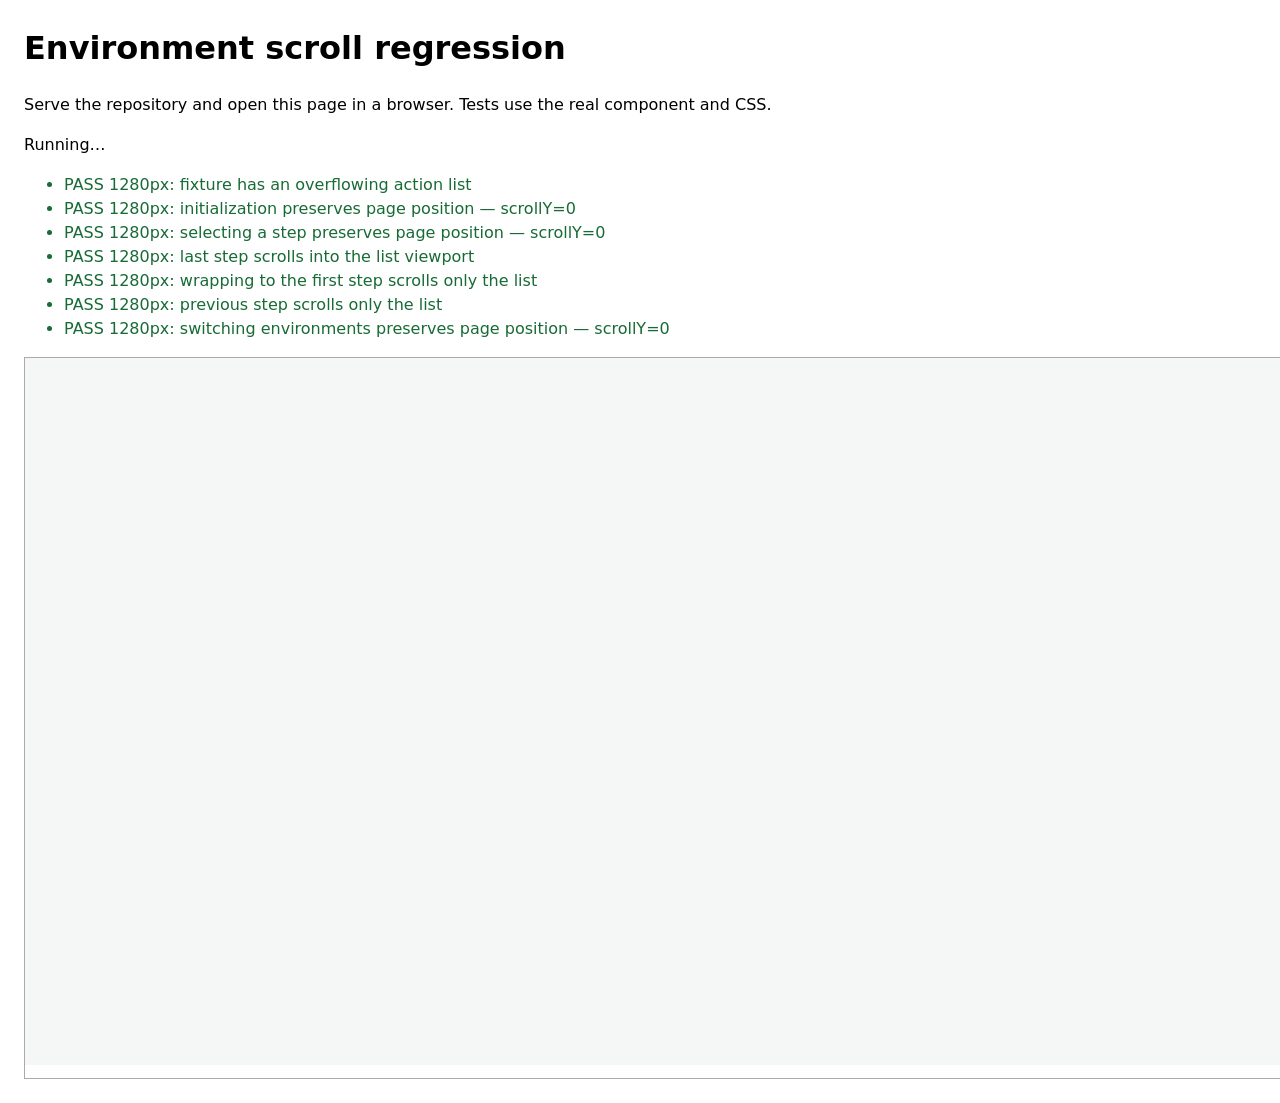
<file: tools/tests/env-scroll.html>
<!DOCTYPE html>
<html lang="en">
<meta charset="utf-8">
<meta name="viewport" content="width=device-width, initial-scale=1">
<title>Environment scroll regression</title>
<style>
  body { margin: 24px; font: 16px/1.5 system-ui, sans-serif; }
  iframe { display: block; border: 1px solid #aaa; }
  .pass { color: #176b35; }
  .fail { color: #b42318; }
</style>
<h1>Environment scroll regression</h1>
<p>Serve the repository and open this page in a browser. Tests use the real component and CSS.</p>
<p id="summary">Running…</p>
<ul id="results"></ul>
<script>
  (async function () {
    "use strict";
    var base = new URL("../../", location.href).href;
    var version = "?test=" + Date.now();
    var results = document.getElementById("results");
    var passed = 0, failed = 0;
    var frame;
    function check(ok, name, detail) {
      var item = document.createElement("li");
      item.className = ok ? "pass" : "fail";
      item.textContent = (ok ? "PASS " : "FAIL ") + name + (detail ? " — " + detail : "");
      results.appendChild(item);
      if (ok) passed++; else failed++;
    }
    function wait(ms) { return new Promise(function (resolve) { setTimeout(resolve, ms); }); }
    function resetPage(w) { w.scrollTo({ top: 0, behavior: "instant" }); }
    function visibleInList(list, item) {
      var box = list.getBoundingClientRect(), row = item.getBoundingClientRect();
      return row.top >= box.top - 1 && row.bottom <= box.bottom + 1;
    }

    try {
      for (var width of [1280, 390]) {
        frame = document.createElement("iframe");
        frame.width = width;
        frame.height = 720;
        frame.title = width + "px environment fixture";
        var loaded = new Promise(function (resolve) { frame.onload = resolve; });
        frame.srcdoc = '<!DOCTYPE html><html lang="en"><head><meta charset="utf-8">' +
          '<link rel="stylesheet" href="' + base + 'static/css/main.css' + version + '">' +
          '<style>html { scroll-behavior: auto; } .spacer { height: 100vh; } ' +
          '#env-walk { margin: 0 16px; }</style></head><body>' +
          '<div class="spacer"></div><div class="card ew-card" id="env-walk"></div>' +
          '<div class="spacer"></div>' +
          '<script src="' + base + 'static/js/odyssey-tables.js' + version + '"><\/script>' +
          '<script src="' + base + 'static/js/odyssey-data.js' + version + '"><\/script>' +
          '<script src="' + base + 'static/js/envs.js' + version + '"><\/script>' +
          '<script>window.walkthrough = OdysseyEnvs(document.getElementById("env-walk"), ODYSSEY);<\/script>' +
          '</body></html>';
        document.body.appendChild(frame);
        await loaded;
        var w = frame.contentWindow, doc = frame.contentDocument;
        var root = doc.getElementById("env-walk");
        var list = root.querySelector(".ew-steps");
        var label = width + "px: ";
        check(list.scrollHeight > list.clientHeight, label + "fixture has an overflowing action list");
        check(w.scrollY === 0, label + "initialization preserves page position", "scrollY=" + w.scrollY);

        resetPage(w);
        list.lastElementChild.click();
        check(w.scrollY === 0, label + "selecting a step preserves page position", "scrollY=" + w.scrollY);
        check(list.scrollTop > 0 && visibleInList(list, list.lastElementChild), label + "last step scrolls into the list viewport");

        resetPage(w);
        root.querySelector(".ew-next").click();
        check(w.scrollY === 0 && list.scrollTop === 0, label + "wrapping to the first step scrolls only the list");

        resetPage(w);
        root.querySelector(".ew-prev").click();
        check(w.scrollY === 0 && visibleInList(list, list.lastElementChild), label + "previous step scrolls only the list");

        resetPage(w);
        root.querySelectorAll(".ew-tab")[3].click();
        check(w.scrollY === 0, label + "switching environments preserves page position", "scrollY=" + w.scrollY);

        w.walkthrough.select("lights");
        resetPage(w);
        root.querySelector(".ew-play").click();
        await wait(1900);
        w.walkthrough.destroy();
        check(root.querySelector(".count").textContent !== "1 / 9" && w.scrollY === 0,
          label + "offscreen playback preserves page position", "scrollY=" + w.scrollY);
        frame.remove();
      }
    } catch (error) {
      check(false, "test execution", error.stack);
    } finally {
      if (frame) frame.remove();
      var summary = document.getElementById("summary");
      summary.textContent = passed + " passed, " + failed + " failed";
      summary.className = failed ? "fail" : "pass";
      document.title = (failed ? "FAIL" : "PASS") + " — Environment scroll regression";
    }
  })();
</script>
</html>
</file>
<file: static/css/main.css>
/* ==========================================================================
   OdysseyArena — project page
   Light first: teal on cool paper, amber for anything that glows (a lit bulb,
   a discovered rule). Dark keeps the same roles on deep sea-green ink. The
   layout follows the sibling pages (split hero, byline, article sections,
   resources, BibTeX); the section heads, surfaces and type are this page's own.
   ========================================================================== */

/* --------------------------------------------------------------------------
   1. Tokens — light (default)
   -------------------------------------------------------------------------- */
:root {
  color-scheme: light;

  /* Accent: teal. The ramp runs dark to light so that 100 is always the
     strongest text colour on the current background; links use 300. */
  --accent-100: #0a464c;
  --accent-200: #0e5b62;
  --accent-300: #13757e;
  --accent-400: #1a9099;
  --accent-500: #33a9b1;
  --accent-600: #8ad2d6;

  /* Amber: lit bulbs, the inductive side, highlighted rules */
  --amber-200: #8a4d05;
  --amber-300: #b2650b;
  --amber-400: #d4800f;
  --amber-500: #ef9d23;
  --amber-600: #f8c663;

  /* Blue: the deductive side, proprietary rows */
  --blue-300: #2a5aa8;
  --blue-400: #3a74cc;
  --blue-500: #6093dd;

  /* Coral: failures, invalid actions */
  --coral-300: #a8402c;
  --coral-400: #cc5540;
  --coral-500: #e4745f;

  /* Text */
  --text-hi: #112120;
  --text: #2d403e;
  --text-dim: #586c6a;
  --text-faint: #8a9b99;

  --ok: #1a8a4f;
  --bad: #c2410c;

  /* Surfaces */
  --bg: #f4f7f6;
  --surface-1: rgba(255, 255, 255, 0.84);
  --surface-1b: rgba(250, 253, 252, 0.9);
  --surface-2: rgba(255, 255, 255, 0.96);
  --surface-3: #ffffff;
  --stage: #0d1c1f;            /* the dark screen inside the playground */
  --stage-2: #112529;

  --hairline: rgba(19, 117, 126, 0.22);
  --hairline-strong: rgba(19, 117, 126, 0.46);
  --hairline-cool: rgba(45, 64, 62, 0.14);

  --chart-grid: rgba(45, 64, 62, 0.11);
  --chart-grid-minor: rgba(45, 64, 62, 0.05);
  --chart-axis: rgba(45, 64, 62, 0.36);
  --chart-track: rgba(45, 64, 62, 0.065);
  --logo-plate: rgba(255, 255, 255, 0);

  /* Type */
  --font-display: "Bricolage Grotesque", "Inter", -apple-system, BlinkMacSystemFont, sans-serif;
  --font-body: "Inter", -apple-system, BlinkMacSystemFont, "Segoe UI", sans-serif;
  --font-mono: "IBM Plex Mono", ui-monospace, "SF Mono", Menlo, monospace;

  /* Rhythm */
  --page: 1240px;
  --page-wide: 1400px;
  --page-hero: 1340px;
  --r-sm: 7px;
  --r: 12px;
  --r-lg: 18px;

  --shadow: 0 12px 30px -20px rgba(17, 33, 32, 0.32);
  --edge-hi: rgba(255, 255, 255, 0.95);
  --edge-lo: rgba(17, 33, 32, 0.08);
  --glow: rgba(26, 144, 153, 0.18);
  --glow-amber: rgba(239, 157, 35, 0.3);
  --noise-opacity: 0.035;
}

/* --------------------------------------------------------------------------
   2. Tokens — dark
   -------------------------------------------------------------------------- */
:root[data-theme="dark"] {
  color-scheme: dark;

  --accent-100: #e4f8f9;
  --accent-200: #b6ecef;
  --accent-300: #74d4da;
  --accent-400: #3dbcc5;
  --accent-500: #219ea7;
  --accent-600: #167a81;

  --amber-200: #ffe3b0;
  --amber-300: #fdd27f;
  --amber-400: #f5bb53;
  --amber-500: #e9a12d;
  --amber-600: #b7791b;

  --blue-300: #9dbdf2;
  --blue-400: #6f9ce6;
  --blue-500: #4a7fd1;

  --coral-300: #ffb3a4;
  --coral-400: #f08a75;
  --coral-500: #d9654e;

  --text-hi: #eef6f5;
  --text: #c3d0ce;
  --text-dim: #8c9e9c;
  --text-faint: #677977;

  --ok: #4fd18f;
  --bad: #ff8a66;

  --bg: #0a1416;
  --surface-1: rgba(22, 36, 39, 0.72);
  --surface-1b: rgba(16, 28, 31, 0.78);
  --surface-2: rgba(20, 33, 36, 0.94);
  --surface-3: rgba(13, 23, 26, 0.98);
  --stage: #071113;
  --stage-2: #0c1a1d;

  --hairline: rgba(116, 212, 218, 0.18);
  --hairline-strong: rgba(116, 212, 218, 0.4);
  --hairline-cool: rgba(150, 170, 168, 0.16);

  --chart-grid: rgba(150, 170, 168, 0.13);
  --chart-grid-minor: rgba(150, 170, 168, 0.06);
  --chart-axis: rgba(150, 170, 168, 0.34);
  --chart-track: rgba(150, 170, 168, 0.085);
  --logo-plate: rgba(238, 246, 245, 0.94);

  --shadow: 0 14px 34px -20px rgba(0, 0, 0, 0.8);
  --edge-hi: rgba(255, 255, 255, 0.07);
  --edge-lo: rgba(0, 0, 0, 0.4);
  --glow: rgba(61, 188, 197, 0.22);
  --glow-amber: rgba(245, 187, 83, 0.28);
  --noise-opacity: 0.05;
}

/* --------------------------------------------------------------------------
   3. Reset & base
   -------------------------------------------------------------------------- */
*, *::before, *::after { box-sizing: border-box; }

html {
  scroll-behavior: smooth;
  scroll-padding-top: 76px;
  -webkit-text-size-adjust: 100%;
}
@media (prefers-reduced-motion: reduce) {
  html { scroll-behavior: auto; }
  *, *::before, *::after {
    animation-duration: 0.001ms !important;
    animation-iteration-count: 1 !important;
    transition-duration: 0.001ms !important;
  }
}

body {
  margin: 0;
  font-family: var(--font-body);
  font-size: 16.5px;
  line-height: 1.66;
  color: var(--text);
  background: var(--bg);
  -webkit-font-smoothing: antialiased;
  -moz-osx-font-smoothing: grayscale;
  overflow-x: hidden;
  font-feature-settings: "kern" 1, "liga" 1, "cv11" 1;
  transition: background-color 0.25s ease, color 0.25s ease;
}

h1, h2, h3, h4 {
  font-family: var(--font-display);
  font-weight: 600;
  color: var(--text-hi);
  letter-spacing: -0.012em;
  margin: 0 0 0.5em;
  line-height: 1.18;
}

p { margin: 0 0 1em; }
p:last-child { margin-bottom: 0; }

a { color: var(--accent-300); text-decoration: none; transition: color 0.18s ease; }
a:hover { color: var(--accent-200); }

strong, b { color: var(--text-hi); font-weight: 600; }
em { color: var(--accent-200); font-style: italic; }

code, kbd {
  font-family: var(--font-mono);
  font-size: 0.86em;
  color: var(--accent-200);
  background: var(--chart-track);
  border: 1px solid var(--hairline-cool);
  border-radius: 5px;
  padding: 0.08em 0.36em;
}

::selection { background: rgba(51, 169, 177, 0.28); }

:focus-visible { outline: 2px solid var(--accent-400); outline-offset: 3px; border-radius: 4px; }

.sr-only {
  position: absolute; width: 1px; height: 1px;
  padding: 0; margin: -1px; overflow: hidden;
  clip: rect(0 0 0 0); white-space: nowrap; border: 0;
}

.skip-link {
  position: absolute; left: 50%; top: -80px; transform: translateX(-50%);
  z-index: 200; background: var(--surface-3); color: var(--accent-300);
  border: 1px solid var(--hairline-strong); border-radius: 0 0 10px 10px;
  padding: 11px 20px; font-size: 15px; transition: top 0.2s ease;
}
.skip-link:focus { top: 0; }

/* --------------------------------------------------------------------------
   4. Backdrop: paper with a teal wash on the left, amber on the right, and a
      dotted grid that fades out under the hero
   -------------------------------------------------------------------------- */
.cosmos {
  position: fixed;
  inset: 0;
  z-index: -2;
  pointer-events: none;
  background:
    radial-gradient(820px 520px at 8% -6%, rgba(51, 169, 177, 0.20), transparent 64%),
    radial-gradient(760px 500px at 94% 4%, rgba(239, 157, 35, 0.16), transparent 62%),
    radial-gradient(900px 600px at 60% 100%, rgba(51, 169, 177, 0.07), transparent 66%),
    linear-gradient(180deg, #f7faf9 0%, #f4f7f6 50%, #f2f5f4 100%);
}
.cosmos::after {
  content: "";
  position: absolute;
  inset: 0;
  background-image: radial-gradient(rgba(45, 64, 62, 0.22) 1px, transparent 1.2px);
  background-size: 26px 26px;
  -webkit-mask-image: linear-gradient(180deg, rgba(0, 0, 0, 0.75) 0%, rgba(0, 0, 0, 0.3) 40%, transparent 72%);
  mask-image: linear-gradient(180deg, rgba(0, 0, 0, 0.75) 0%, rgba(0, 0, 0, 0.3) 40%, transparent 72%);
}
.cosmos::before {
  content: "";
  position: absolute;
  inset: 0;
  background-image: url("data:image/svg+xml;utf8,<svg xmlns='http://www.w3.org/2000/svg' width='180' height='180'><filter id='n'><feTurbulence type='fractalNoise' baseFrequency='0.85' numOctaves='2' stitchTiles='stitch'/><feColorMatrix type='saturate' values='0'/></filter><rect width='100%25' height='100%25' filter='url(%23n)'/></svg>");
  background-size: 180px 180px;
  opacity: var(--noise-opacity);
  mix-blend-mode: overlay;
  pointer-events: none;
}
:root[data-theme="dark"] .cosmos {
  background:
    radial-gradient(820px 520px at 8% -6%, rgba(33, 158, 167, 0.22), transparent 64%),
    radial-gradient(760px 500px at 94% 4%, rgba(233, 161, 45, 0.14), transparent 62%),
    radial-gradient(900px 600px at 60% 100%, rgba(33, 158, 167, 0.08), transparent 66%),
    linear-gradient(180deg, #0d1a1c 0%, #0a1416 50%, #091214 100%);
  box-shadow: inset 0 0 220px rgba(0, 0, 0, 0.35);
}
:root[data-theme="dark"] .cosmos::after {
  background-image: radial-gradient(rgba(150, 170, 168, 0.3) 1px, transparent 1.2px);
}

/* --------------------------------------------------------------------------
   5. Layout & section heads
   -------------------------------------------------------------------------- */
.wrap { width: 100%; max-width: var(--page); margin: 0 auto; padding: 0 26px; }
.wrap-wide { max-width: var(--page-wide); }

section { position: relative; }
.band { padding: 84px 0; }
.band-tight { padding: 52px 0; }

/* every band opens on a fading hairline */
main > section.band::before,
main > section.band-tight::before {
  content: "";
  position: absolute;
  top: 0; left: 50%;
  width: min(1100px, 92vw);
  height: 1px;
  transform: translateX(-50%);
  background: linear-gradient(90deg, transparent, var(--hairline-cool) 18%, var(--hairline-cool) 82%, transparent);
}
main > section:first-of-type::before { display: none; }

/* Section head: title left, summary right, both sitting on one baseline.
   The eyebrow carries the running index. */
main { counter-reset: section; }
main > section { counter-increment: section; }
.section-head {
  display: grid;
  grid-template-columns: minmax(0, 1.15fr) minmax(0, 0.85fr);
  gap: 18px 56px;
  align-items: end;
  margin: 0 0 38px;
  padding-bottom: 22px;
  border-bottom: 1px solid var(--hairline-cool);
}
.section-head .eyebrow { grid-column: 1 / -1; }
.section-head .section-sub { align-self: end; }
.section-head.single { grid-template-columns: minmax(0, 1fr); }

.eyebrow {
  display: inline-flex;
  align-items: center;
  gap: 10px;
  font-size: 11.5px;
  font-weight: 600;
  letter-spacing: 0.17em;
  text-transform: uppercase;
  color: var(--accent-300);
  margin-bottom: 4px;
}
.eyebrow::before {
  content: counter(section, decimal-leading-zero);
  font: 600 11.5px/1 var(--font-mono);
  letter-spacing: 0.08em;
  color: var(--amber-400);
  padding: 4px 7px;
  border-radius: 6px;
  background: var(--chart-track);
  border: 1px solid var(--hairline-cool);
}

h2.section-title { font-size: clamp(30px, 3.6vw, 42px); margin: 0; letter-spacing: -0.025em; text-wrap: balance; }
.section-sub { color: var(--text-dim); font-size: 16.5px; line-height: 1.6; margin: 0; text-wrap: pretty; }

/* The keyword in a title */
.accent { color: var(--accent-300); }
.amber { color: var(--amber-400); }
:root[data-theme="dark"] .amber { color: var(--amber-400); }

/* --------------------------------------------------------------------------
   6. Navigation
   -------------------------------------------------------------------------- */
.nav {
  position: fixed;
  top: 0; left: 0; right: 0;
  z-index: 100;
  height: 60px;
  display: flex;
  align-items: center;
  border-bottom: 1px solid transparent;
  transition: background 0.25s ease, border-color 0.25s ease, box-shadow 0.25s ease;
}
.nav.stuck {
  background: var(--surface-3);
  backdrop-filter: blur(14px) saturate(1.2);
  -webkit-backdrop-filter: blur(14px) saturate(1.2);
  box-shadow: 0 10px 30px -24px rgba(17, 33, 32, 0.5);
}
.nav.stuck::after {
  content: "";
  position: absolute;
  left: 0; right: 0; bottom: -1px;
  height: 1px;
  background: linear-gradient(90deg, transparent, var(--hairline-strong) 30%, var(--hairline-strong) 70%, transparent);
}
.nav .wrap { max-width: var(--page-wide); display: flex; align-items: center; gap: 18px; }

.nav-brand {
  display: flex; align-items: center; gap: 9px;
  font-family: var(--font-display);
  font-size: 18px; font-weight: 600;
  white-space: nowrap;
  color: var(--text-hi);
  opacity: 0;
  transform: translateY(-4px);
  transition: opacity 0.25s ease, transform 0.25s ease;
  pointer-events: none;
}
.nav.stuck .nav-brand { opacity: 1; transform: none; pointer-events: auto; }
.nav-brand img { width: 28px; height: 28px; }

.nav-links {
  margin-left: auto;
  display: flex; align-items: center; gap: 2px;
  list-style: none; padding: 0; margin-block: 0;
}
.nav-links a {
  display: block;
  padding: 7px 12px;
  font-size: 14px; font-weight: 500;
  color: var(--text-dim);
  border-radius: 8px;
  transition: color 0.16s ease, background 0.16s ease;
}
.nav-links a:hover { color: var(--accent-300); background: var(--chart-track); }
.nav-links a.active { color: var(--accent-300); }

.nav-more { position: relative; }
.nav-more > button {
  appearance: none;
  display: inline-flex; align-items: center; gap: 5px;
  padding: 7px 12px;
  font-family: inherit;
  font-size: 14px; font-weight: 500;
  color: var(--text-dim);
  background: none; border: 0;
  border-radius: 8px;
  cursor: pointer;
  transition: color 0.16s ease, background 0.16s ease;
}
.nav-more > button:hover,
.nav-more[data-open="true"] > button { color: var(--accent-300); background: var(--chart-track); }
.nav-more > button svg { width: 10px; height: 10px; transition: transform 0.18s ease; }
.nav-more[data-open="true"] > button svg { transform: rotate(180deg); }
.nav-more ul {
  position: absolute;
  top: calc(100% + 8px); left: 0;
  min-width: 272px;
  list-style: none;
  margin: 0; padding: 6px;
  border-radius: 12px;
  background: var(--surface-3);
  border: 1px solid var(--hairline);
  box-shadow: var(--shadow);
  backdrop-filter: blur(14px);
  display: none;
  z-index: 30;
}
.nav-more[data-open="true"] ul { display: block; }
.nav-more ul a {
  display: flex; align-items: center; gap: 10px;
  padding: 7px 10px;
  border-radius: 9px;
  font-size: 13.5px;
  color: var(--text);
  white-space: nowrap;
}
.nav-more ul a:hover { background: var(--chart-track); color: var(--accent-300); }
.nav-more ul a > span { display: flex; flex-direction: column; line-height: 1.3; }
.nav-more ul a small { color: var(--text-faint); font-size: 11px; }
.nav-more ul a img { flex: none; width: 28px; height: 28px; border-radius: 7px; object-fit: contain; }
:root[data-theme="dark"] .nav-more ul a img {
  background: rgba(242, 246, 252, 0.94);
  box-shadow: 0 0 0 1px var(--hairline);
  padding: 2px;
}

.nav-tools { display: flex; align-items: center; gap: 8px; margin-left: 8px; }
.icon-btn {
  appearance: none;
  width: 34px; height: 34px;
  display: grid; place-items: center;
  border-radius: 9px;
  border: 1px solid var(--hairline-cool);
  background: var(--surface-2);
  color: var(--accent-300);
  cursor: pointer;
  transition: color 0.16s ease, border-color 0.16s ease, background 0.16s ease;
}
.icon-btn:hover { color: var(--accent-200); border-color: var(--hairline-strong); }
.icon-btn svg { width: 16px; height: 16px; }
.icon-btn .i-sun { display: none; }
:root[data-theme="dark"] .icon-btn .i-sun { display: block; }
:root[data-theme="dark"] .icon-btn .i-moon { display: none; }
.nav-toggle { display: none; }

/* --------------------------------------------------------------------------
   7. Hero
   -------------------------------------------------------------------------- */
.hero { position: relative; padding: 108px 0 44px; overflow: hidden; }
.hero::before {
  content: "";
  position: absolute;
  inset: -180px -12% -60px;
  z-index: -1;
  pointer-events: none;
  background:
    radial-gradient(52% 58% at 76% 44%, rgba(239, 157, 35, 0.14), transparent 70%),
    radial-gradient(60% 64% at 16% 26%, rgba(51, 169, 177, 0.14), transparent 70%);
  -webkit-mask-image: linear-gradient(180deg, #000 0%, #000 60%, transparent 100%);
  mask-image: linear-gradient(180deg, #000 0%, #000 60%, transparent 100%);
}

.hero-split {
  display: grid;
  grid-template-columns: minmax(0, 0.98fr) minmax(0, 1.02fr);
  gap: 56px;
  align-items: center;
  max-width: var(--page-hero);
}
.hero-content { position: relative; }

.hero h1 {
  font-size: clamp(44px, 5.6vw, 74px);
  line-height: 0.98;
  letter-spacing: -0.035em;
  font-weight: 700;
  margin: 0 0 12px;
}
.hero h1 .grad {
  background: linear-gradient(92deg, var(--accent-200) 0%, var(--accent-400) 55%, var(--amber-400) 100%);
  -webkit-background-clip: text;
  background-clip: text;
  color: transparent;
  -webkit-text-fill-color: transparent;
}
.hero .tagline {
  font-family: var(--font-display);
  font-size: clamp(20px, 2.2vw, 26px);
  font-weight: 500;
  line-height: 1.3;
  color: var(--text-hi);
  letter-spacing: -0.01em;
  margin: 0 0 14px;
  text-wrap: balance;
}
.hero .venue {
  font-size: 12.5px;
  letter-spacing: 0.14em;
  text-transform: uppercase;
  color: var(--accent-300);
  font-weight: 600;
  margin-bottom: 18px;
}
.hero .lede { font-size: 16.5px; color: var(--text-dim); margin-bottom: 22px; max-width: 600px; text-wrap: pretty; }

.bullets { list-style: none; padding: 0; margin: 0 0 24px; display: grid; gap: 11px; max-width: 620px; }
.bullets li { display: flex; gap: 12px; align-items: flex-start; font-size: 15px; color: var(--text); line-height: 1.55; }
.bullets .b-ico {
  flex: none;
  width: 28px; height: 28px;
  display: grid; place-items: center;
  border-radius: 8px;
  color: var(--accent-300);
  background: var(--surface-2);
  border: 1px solid var(--hairline-cool);
  box-shadow: inset 0 1px 0 var(--edge-hi), 0 1px 2px var(--edge-lo);
  margin-top: 1px;
}
.bullets .b-ico svg { width: 15px; height: 15px; }
.bullets b { color: var(--text-hi); font-weight: 600; }

.hero-art { margin: 0; min-width: 0; }
.hero-art figcaption { text-align: center; font-size: 12.5px; color: var(--text-faint); margin: 0; line-height: 1.5; }

/* --------------------------------------------------------------------------
   8. Byline
   -------------------------------------------------------------------------- */
.byline { padding: 6px 0 2px; }
.byline .panel {
  max-width: var(--page-hero);
  margin: 0 auto;
  border-top: 1px solid var(--hairline-cool);
  border-bottom: 1px solid var(--hairline-cool);
  padding: 22px 30px 20px;
  text-align: center;
}
.authors {
  max-width: 980px;
  margin: 0 auto 10px;
  font-size: 16px;
  line-height: 1.95;
  color: var(--text-hi);
  font-weight: 450;
}
.authors a { color: inherit; }
.authors a:hover { color: var(--accent-300); }
.authors .au { white-space: nowrap; }
.authors .lead { display: inline; }
.authors .au.eq { color: var(--accent-300); font-weight: 600; }
.authors .author-mark { font-size: 0.78em; margin-left: 3px; line-height: 0; color: var(--amber-400); font-weight: 600; }
.author-legend {
  display: flex; flex-wrap: wrap; align-items: center; justify-content: center;
  gap: 6px 22px;
  margin: 8px 0 0;
  font-size: 13px;
  color: var(--text-faint);
  line-height: 1.6;
}
.eq-key { color: var(--accent-300); font-weight: 600; }
.author-role { display: inline-flex; align-items: baseline; gap: 6px; white-space: nowrap; }
.role-mark { color: var(--amber-400); font-weight: 600; }

/* --------------------------------------------------------------------------
   9. Buttons
   -------------------------------------------------------------------------- */
.links { display: flex; flex-wrap: wrap; gap: 7px; margin: 0; }
.btn {
  display: inline-flex;
  align-items: center;
  gap: 7px;
  height: 37px;
  padding: 0 14px;
  border-radius: 999px;
  font-size: 13px;
  font-weight: 550;
  white-space: nowrap;
  color: var(--text-hi);
  background: var(--surface-2);
  border: 1px solid var(--hairline-cool);
  box-shadow: inset 0 1px 0 var(--edge-hi), 0 1px 2px var(--edge-lo);
  cursor: pointer;
  font-family: inherit;
  transition: transform 0.15s ease, border-color 0.18s ease, color 0.18s ease, background 0.18s ease;
}
.btn svg, .btn .ic { width: 15px; height: 15px; flex: none; font-size: 14px; line-height: 1; }
.btn:hover { color: var(--text-hi); transform: translateY(-1px); border-color: var(--hairline-strong); }
.btn:active { transform: none; }
.btn-primary {
  color: #fff;
  border-color: transparent;
  background: linear-gradient(180deg, var(--accent-400), var(--accent-300));
  box-shadow: inset 0 1px 0 rgba(255, 255, 255, 0.3), 0 1px 2px var(--edge-lo), 0 10px 22px -12px var(--accent-400);
  font-weight: 600;
}
.btn-primary:hover { color: #fff; background: linear-gradient(180deg, var(--accent-500), var(--accent-400)); }
:root[data-theme="dark"] .btn-primary { color: #05191b; background: linear-gradient(180deg, var(--accent-300), var(--accent-500)); }
:root[data-theme="dark"] .btn-primary:hover { color: #05191b; background: linear-gradient(180deg, var(--accent-200), var(--accent-400)); }
.btn.pending {
  color: var(--text-dim);
  border-style: dashed;
  border-color: var(--hairline-strong);
  background: transparent;
  box-shadow: none;
  cursor: default;
}
.btn.pending:hover { transform: none; color: var(--text); background: var(--chart-track); }

/* --------------------------------------------------------------------------
   10. Cards, grids, overview
   -------------------------------------------------------------------------- */
.card {
  position: relative;
  background: var(--surface-1);
  border: 1px solid var(--hairline-cool);
  border-radius: var(--r-lg);
  padding: 26px 28px;
  backdrop-filter: blur(12px) saturate(1.1);
  -webkit-backdrop-filter: blur(12px) saturate(1.1);
  box-shadow: inset 0 1px 0 var(--edge-hi), 0 1px 2px var(--edge-lo), var(--shadow);
}
.card h3 { font-size: 20px; margin-bottom: 8px; }

.grid { display: grid; gap: 20px; }
.grid > * { min-width: 0; }
.grid-2 { grid-template-columns: repeat(2, 1fr); }
.grid-3 { grid-template-columns: repeat(3, 1fr); }
.grid-4 { grid-template-columns: repeat(4, 1fr); }

.overview-grid { display: grid; grid-template-columns: minmax(0, 1.05fr) minmax(0, 0.95fr); gap: 24px; align-items: start; }

/* the deductive / inductive comparison */
.dg-card { padding: 22px 24px 18px; }
.dg { display: grid; grid-template-columns: 1fr 1fr; gap: 14px; }
.dg-pane {
  position: relative;
  border-radius: var(--r);
  border: 1px solid var(--hairline-cool);
  background: var(--surface-1b);
  padding: 14px 14px 10px;
  overflow: hidden;
}
.dg-pane h4 { font-family: var(--font-body); font-size: 13px; font-weight: 600; letter-spacing: 0.04em; text-transform: uppercase; margin: 0 0 6px; display: flex; align-items: center; gap: 8px; }
.dg-pane h4 i { width: 8px; height: 8px; border-radius: 50%; display: inline-block; }
.dg-pane.ded h4 { color: var(--blue-300); }
.dg-pane.ded h4 i { background: var(--blue-400); }
.dg-pane.ind h4 { color: var(--amber-300); }
.dg-pane.ind h4 i { background: var(--amber-500); }
.dg-pane svg { display: block; width: 100%; height: auto; }
.dg-pane p { font-size: 13px; color: var(--text-dim); margin: 8px 0 0; line-height: 1.5; }
.dg .lbl { font: 500 11px var(--font-body); fill: var(--text-dim); }
.dg .lbl.k { fill: var(--text-hi); font-weight: 600; }
.dg .stroke { stroke: var(--text-dim); fill: none; stroke-width: 1.5; stroke-linecap: round; stroke-linejoin: round; }
.dg .ded .arc { stroke: var(--blue-400); }
.dg .ind .arc { stroke: var(--amber-500); }
.dg .arc { fill: none; stroke-width: 2; stroke-linecap: round; stroke-dasharray: 6 5; animation: dg-flow 1.6s linear infinite; }
@keyframes dg-flow { to { stroke-dashoffset: -22; } }
.dg .rules-doc { fill: var(--surface-3); stroke: var(--blue-400); stroke-width: 1.5; }
.dg .rules-line { stroke: var(--blue-400); stroke-width: 1.5; stroke-linecap: round; }
.dg .thought { fill: var(--surface-3); stroke: var(--amber-500); stroke-width: 1.5; stroke-dasharray: 3 3; }
.dg .thought-line { stroke: var(--amber-500); stroke-width: 1.5; stroke-linecap: round; stroke-dasharray: 60; stroke-dashoffset: 60; animation: dg-write 6s ease-in-out infinite; }
.dg .thought-line:nth-child(2) { animation-delay: 0.9s; }
.dg .thought-line:nth-child(3) { animation-delay: 1.8s; }
@keyframes dg-write { 0%, 10% { stroke-dashoffset: 60; } 45%, 80% { stroke-dashoffset: 0; } 100% { stroke-dashoffset: 60; } }
.dg .qmark { font: 700 16px var(--font-display); fill: var(--amber-500); }
.dg .world { fill: var(--chart-track); stroke: var(--accent-400); stroke-width: 1.5; }
.dg .world-h { fill: none; stroke: var(--accent-400); stroke-width: 1; opacity: 0.7; }
.dg .bot { fill: var(--surface-3); stroke: var(--text-dim); stroke-width: 1.5; }
.dg .bot-eye { fill: var(--accent-400); }

/* capability dimensions */
.dims { display: grid; gap: 12px; }
.cap {
  display: grid; grid-template-columns: 40px 1fr; gap: 14px; align-items: start;
  padding: 16px 18px;
  border-radius: var(--r);
  background: var(--surface-1b);
  border: 1px solid var(--hairline-cool);
}
.cap .ico {
  width: 40px; height: 40px; display: grid; place-items: center;
  border-radius: 10px; color: var(--accent-300);
  background: var(--surface-3); border: 1px solid var(--hairline-cool);
  box-shadow: inset 0 1px 0 var(--edge-hi), 0 1px 2px var(--edge-lo);
}
.cap .ico svg { width: 20px; height: 20px; }
.cap h3 { font-size: 16.5px; margin: 2px 0 4px; }
.cap p { font-size: 14px; color: var(--text-dim); margin: 0; line-height: 1.55; }

.contrib-card { padding: 24px 28px 22px; }
ol.contribs { counter-reset: c; list-style: none; margin: 0; padding: 0; display: grid; gap: 14px; }
ol.contribs li {
  counter-increment: c;
  position: relative;
  padding-left: 40px;
  font-size: 15px;
  line-height: 1.6;
  color: var(--text-dim);
}
ol.contribs li::before {
  content: counter(c);
  position: absolute;
  left: 0; top: 1px;
  width: 26px; height: 26px;
  display: grid; place-items: center;
  border-radius: 8px;
  font-family: var(--font-mono);
  font-size: 12px;
  font-weight: 600;
  color: var(--amber-400);
  background: var(--surface-3);
  border: 1px solid var(--hairline-cool);
}
ol.contribs b { color: var(--text-hi); }
ol.contribs a { color: inherit; }
ol.contribs a b { border-bottom: 1px solid var(--hairline-strong); }
ol.contribs a:hover b { color: var(--accent-300); }

/* News */
.news-band { padding: 26px 0 0; }
.news { padding: 16px 24px; display: flex; gap: 18px; align-items: baseline; flex-wrap: wrap; }
.news .eyebrow { margin: 0; }
.news .eyebrow::before { display: none; }
.news ul { list-style: none; padding: 0; margin: 0; font-size: 15px; line-height: 1.8; display: flex; gap: 6px 28px; flex-wrap: wrap; }
.news time { color: var(--amber-400); font-family: var(--font-mono); font-size: 12.5px; font-weight: 600; margin-right: 0.7em; }

/* --------------------------------------------------------------------------
   12. Shared widget controls
   -------------------------------------------------------------------------- */
.wt-btn {
  display: inline-flex; align-items: center; justify-content: center; gap: 6px;
  height: 32px; min-width: 32px; padding: 0 12px;
  border-radius: 999px;
  border: 1px solid var(--hairline-cool);
  background: var(--surface-2);
  color: var(--text-hi);
  font: 500 12.5px/1 var(--font-body);
  cursor: pointer;
  box-shadow: inset 0 1px 0 var(--edge-hi), 0 1px 2px var(--edge-lo);
  transition: border-color 0.15s ease, background 0.15s ease, color 0.15s ease;
}
.wt-btn:hover { border-color: var(--accent-400); color: var(--accent-200); }
.wt-btn[aria-pressed="true"], .wt-btn.active { background: var(--accent-400); border-color: transparent; color: #fff; }
:root[data-theme="dark"] .wt-btn[aria-pressed="true"], :root[data-theme="dark"] .wt-btn.active { color: #05191b; }
.wt-btn:disabled { opacity: 0.4; pointer-events: none; }
.wt-btn svg { width: 13px; height: 13px; }
.wt-btn.amber[aria-pressed="true"] { background: var(--amber-500); color: #1a1300; }

.seg {
  display: inline-flex;
  padding: 3px; gap: 2px;
  border-radius: 999px;
  background: var(--chart-track);
  border: 1px solid var(--hairline-cool);
}
.seg button {
  appearance: none; border: 0; background: none;
  color: var(--text-dim);
  font-family: inherit;
  font-size: 12.5px; font-weight: 550;
  padding: 5px 12px;
  border-radius: 999px;
  cursor: pointer;
  transition: color 0.16s ease, background 0.16s ease;
  white-space: nowrap;
  display: inline-flex; align-items: center; gap: 6px;
}
.seg button:hover { color: var(--accent-300); }
.seg button[aria-pressed="true"] { color: #fff; background: var(--accent-400); box-shadow: 0 1px 2px var(--edge-lo); }
:root[data-theme="dark"] .seg button[aria-pressed="true"] { color: #05191b; }
.seg button svg { width: 13px; height: 13px; }

.ctl-label { font-size: 11px; letter-spacing: 0.11em; text-transform: uppercase; color: var(--text-faint); font-weight: 600; }
.controls { display: flex; flex-wrap: wrap; align-items: center; gap: 10px; margin-bottom: 16px; }
.controls .spacer { flex: 1; }

.wt-tip {
  position: fixed; z-index: 60; pointer-events: none;
  max-width: 280px; padding: 8px 10px;
  border-radius: 8px;
  border: 1px solid var(--hairline-strong);
  background: var(--surface-3);
  box-shadow: var(--shadow);
  color: var(--text); font-size: 12.5px; line-height: 1.45;
  opacity: 0; transition: opacity 0.12s ease;
}
.wt-tip.on { opacity: 1; }
.wt-tip b { color: var(--text-hi); font-weight: 600; }
.wt-tip small { color: var(--text-dim); display: block; }
.wt-note { font-size: 13px; color: var(--text-dim); margin: 12px 0 0; line-height: 1.55; }

.chips { display: flex; flex-wrap: wrap; gap: 6px; }
.chip {
  appearance: none;
  font-family: inherit;
  font-size: 12px; font-weight: 550;
  padding: 4px 10px 4px 7px;
  border-radius: 999px;
  cursor: pointer;
  color: var(--text-dim);
  background: transparent;
  border: 1px solid var(--hairline-cool);
  transition: all 0.16s ease;
  display: inline-flex; align-items: center; gap: 6px;
}
.chip:hover { color: var(--text-hi); border-color: var(--hairline-strong); }
.chip[aria-pressed="false"] { opacity: 0.4; }
.chip .dot { width: 9px; height: 9px; border-radius: 50%; flex: none; }
.chip img { width: 16px; height: 16px; border-radius: 50%; object-fit: contain; background: var(--logo-plate); }

/* --------------------------------------------------------------------------
   13. Environment walkthrough
   -------------------------------------------------------------------------- */
.ew-card { padding: 0; overflow: hidden; }
.ew-tabs {
  display: grid; grid-template-columns: repeat(4, 1fr);
  border-bottom: 1px solid var(--hairline-cool);
  background: var(--surface-1b);
}
.ew-tab {
  appearance: none; border: 0; background: transparent;
  display: grid; grid-template-columns: 36px 1fr; gap: 12px; align-items: center;
  text-align: left; padding: 14px 18px;
  font-family: inherit; color: var(--text-dim);
  cursor: pointer;
  border-right: 1px solid var(--hairline-cool);
  border-bottom: 2px solid transparent;
  transition: background 0.15s ease, color 0.15s ease;
}
.ew-tab:last-child { border-right: 0; }
.ew-tab:hover { background: var(--chart-track); color: var(--text-hi); }
.ew-tab[aria-selected="true"] { color: var(--text-hi); background: var(--surface-3); border-bottom-color: var(--env-c, var(--accent-400)); }
.ew-tab .ico { width: 36px; height: 36px; display: grid; place-items: center; border-radius: 10px; color: var(--env-c, var(--accent-300)); background: color-mix(in srgb, var(--env-c, var(--accent-400)) 12%, transparent); }
.ew-tab .ico svg { width: 19px; height: 19px; }
.ew-tab .t { font-size: 14.5px; font-weight: 600; line-height: 1.25; }
.ew-tab .p { font-size: 11.5px; color: var(--text-faint); letter-spacing: 0.02em; display: block; margin-top: 2px; }

.ew-modebar { display: flex; align-items: center; gap: 14px; flex-wrap: wrap; padding: 10px 24px; border-bottom: 1px solid var(--hairline-cool); background: var(--surface-1b); }
.ew-modebar[hidden] { display: none; }
.ew-modelabel { font-size: 13px; color: var(--text-dim); margin-right: auto; }
.ew-playground { padding: 22px 24px 18px; }
.ew-playground[hidden], .ew-body[hidden] { display: none; }
.ew-body { display: grid; grid-template-columns: minmax(0, 1.1fr) minmax(0, 0.9fr); }
.ew-obs { padding: 22px 24px; border-right: 1px solid var(--hairline-cool); display: flex; flex-direction: column; }
.ew-obs .ew-h, .ew-act .ew-h { font-size: 11px; letter-spacing: 0.12em; text-transform: uppercase; color: var(--text-faint); font-weight: 600; margin: 0 0 12px; display: flex; align-items: center; gap: 8px; }
.ew-obs .ew-h i, .ew-act .ew-h i { width: 7px; height: 7px; border-radius: 50%; background: var(--env-c, var(--accent-400)); }
.ew-screen { flex: 1; border-radius: 12px; padding: 16px 18px; background: var(--stage); color: #d7e6e4; font-family: var(--font-mono); font-size: 12.5px; line-height: 1.55; min-height: 230px; position: relative; overflow: hidden; }
.ew-screen::before { content: ""; position: absolute; inset: 0; background: radial-gradient(60% 80% at 50% 0%, color-mix(in srgb, var(--env-c, var(--accent-400)) 18%, transparent), transparent 70%); pointer-events: none; }
.ew-screen > * { position: relative; }
.ew-screen .dim { color: rgba(215, 230, 228, 0.5); }
.ew-screen .hi { color: #ffd98a; }
.ew-screen .ok { color: #9ff0c0; }
.ew-screen .no { color: #ff9f8a; }
.ew-screen .k { color: rgba(215, 230, 228, 0.55); }
.ew-screen .row { display: flex; gap: 14px; flex-wrap: wrap; }
.ew-screen .tile { flex: 1 1 90px; padding: 9px 10px; border-radius: 8px; background: rgba(255, 255, 255, 0.05); border: 1px solid rgba(215, 230, 228, 0.1); }
.ew-screen .tile .l { font-size: 10.5px; letter-spacing: 0.08em; text-transform: uppercase; color: rgba(215, 230, 228, 0.5); }
.ew-screen .tile .v { font-size: 15px; color: #fff; margin-top: 2px; }
.ew-screen .tile .s { font-size: 11px; color: rgba(215, 230, 228, 0.6); }
.ew-screen .tile .v.up { color: #9ff0c0; }
.ew-screen .tile .v.dn { color: #ff9f8a; }
.ew-screen .gauge { display: grid; grid-template-columns: 64px 1fr 72px; gap: 10px; align-items: center; font-size: 12px; margin: 5px 0; }
.ew-screen .gauge .bar { height: 7px; border-radius: 4px; background: rgba(255, 255, 255, 0.08); position: relative; overflow: hidden; }
.ew-screen .gauge .bar i { position: absolute; left: 0; top: 0; bottom: 0; border-radius: 4px; background: var(--env-c, var(--accent-400)); transition: width 0.4s ease; }
.ew-screen .gauge .bar i.plan { background: rgba(255, 255, 255, 0.22); }
.ew-screen .gauge .n { text-align: right; color: rgba(215, 230, 228, 0.8); }
.ew-screen .term { white-space: pre-wrap; word-break: break-word; }
.ew-screen .term .cmd { color: #9fe0e6; }
.ew-screen .term .cmd::before { content: ">>> "; color: rgba(215, 230, 228, 0.4); }
.ew-screen .mini-bulbs { display: flex; gap: 6px; justify-content: center; margin: 12px 0 10px; }
.ew-screen .mini-bulbs .mb { width: 28px; height: 36px; display: grid; place-items: center; }
.ew-screen .mini-bulbs svg { width: 24px; height: 32px; overflow: visible; }
.ew-screen .mini-bulbs .glass { fill: rgba(255, 255, 255, 0.04); stroke: rgba(215, 230, 228, 0.5); stroke-width: 1.4; }
.ew-screen .mini-bulbs .on .glass { fill: rgba(255, 199, 90, 0.8); stroke: #ffd98a; filter: drop-shadow(0 0 6px rgba(255, 199, 90, 0.9)); }
.ew-screen .mini-bulbs .base { fill: rgba(215, 230, 228, 0.2); }
.ew-screen .mini-bulbs .mi { font-size: 10px; color: rgba(215, 230, 228, 0.5); text-align: center; }
.ew-screen .state { text-align: center; color: rgba(215, 230, 228, 0.7); }
.ew-screen .news { margin-top: 10px; padding: 8px 10px; border-radius: 8px; border: 1px dashed rgba(255, 217, 138, 0.4); color: #ffd98a; font-size: 12px; }
.ew-screen .kv { display: grid; grid-template-columns: auto 1fr; gap: 2px 12px; }
.ew-screen .kv .k { text-align: right; }

.ew-act { padding: 22px 24px; display: flex; flex-direction: column; }
.ew-steps { flex: 1; display: grid; gap: 6px; align-content: start; max-height: 352px; overflow-y: auto; padding-right: 4px; scrollbar-width: thin; }
.ew-step {
  display: grid; grid-template-columns: 26px 1fr; gap: 10px; align-items: start;
  padding: 9px 12px; border-radius: 10px;
  border: 1px solid transparent;
  opacity: 0.45;
  transition: opacity 0.2s ease, border-color 0.2s ease, background 0.2s ease;
  cursor: pointer;
}
.ew-step:hover { opacity: 0.8; }
.ew-step.cur { opacity: 1; background: var(--surface-1b); border-color: var(--hairline-cool); }
.ew-step .n { width: 24px; height: 24px; display: grid; place-items: center; border-radius: 50%; font: 600 11px var(--font-mono); color: var(--env-c, var(--accent-300)); background: color-mix(in srgb, var(--env-c, var(--accent-400)) 12%, transparent); margin-top: 1px; }
.ew-step .a { font-family: var(--font-mono); font-size: 12.5px; color: var(--text-hi); word-break: break-word; }
.ew-step .f { font-size: 12.5px; color: var(--text-dim); margin-top: 2px; display: flex; gap: 6px; align-items: baseline; }
.ew-step .f i { width: 7px; height: 7px; border-radius: 50%; flex: none; background: var(--ok); position: relative; top: -1px; }
.ew-step .f .dim { color: var(--text-faint); }
.ew-step .f.no i { background: var(--bad); }
.ew-step .f.hi i { background: var(--amber-500); }
.ew-ctl { display: flex; align-items: center; gap: 8px; margin-top: 16px; padding-top: 14px; border-top: 1px solid var(--hairline-cool); }
.ew-ctl .count { margin-left: auto; font: 500 12px var(--font-mono); color: var(--text-dim); }
.ew-facts { display: grid; grid-template-columns: repeat(3, 1fr); border-top: 1px solid var(--hairline-cool); background: var(--surface-1b); }
.ew-facts div { padding: 14px 20px; border-right: 1px solid var(--hairline-cool); }
.ew-facts div:last-child { border-right: 0; }
.ew-facts .l { font-size: 10.5px; letter-spacing: 0.12em; text-transform: uppercase; color: var(--text-faint); font-weight: 600; margin-bottom: 3px; }
.ew-facts .v { font-size: 13.5px; color: var(--text); line-height: 1.5; }
.ew-facts .v code { font-size: 12px; }

/* --------------------------------------------------------------------------
   14. Benchmark: suites, flow, comparison
   -------------------------------------------------------------------------- */
.suites { display: grid; grid-template-columns: 1fr 1fr; gap: 20px; }
.suite { padding: 24px 26px; }
.suite .tag { display: inline-flex; align-items: center; gap: 7px; font-size: 11px; letter-spacing: 0.12em; text-transform: uppercase; font-weight: 600; margin-bottom: 10px; }
.suite .tag i { width: 8px; height: 8px; border-radius: 50%; }
.suite.lite .tag { color: var(--accent-300); }
.suite.lite .tag i { background: var(--accent-400); }
.suite.chal .tag { color: var(--amber-300); }
.suite.chal .tag i { background: var(--amber-500); }
.suite h3 { font-size: 22px; margin-bottom: 8px; }
.suite p { font-size: 14.5px; color: var(--text-dim); line-height: 1.6; margin: 0 0 14px; }
.suite dl { display: grid; grid-template-columns: auto 1fr; gap: 6px 16px; margin: 0; font-size: 13.5px; padding-top: 14px; border-top: 1px solid var(--hairline-cool); }
.suite dt { color: var(--text-faint); }
.suite dd { margin: 0; color: var(--text-hi); font-variant-numeric: tabular-nums; }
.horizon { display: flex; align-items: center; gap: 10px; margin-top: 12px; }
.horizon .track { flex: 1; height: 8px; border-radius: 4px; background: var(--chart-track); position: relative; overflow: hidden; }
.horizon .track i { position: absolute; left: 0; top: 0; bottom: 0; border-radius: 4px; }
.suite.lite .horizon .track i { background: linear-gradient(90deg, var(--accent-500), var(--accent-300)); }
.suite.chal .horizon .track i { background: linear-gradient(90deg, var(--amber-500), var(--amber-300)); animation: horizon-grow 2.2s ease-out both; }
@keyframes horizon-grow { from { width: 0; } }
.horizon .lab { font: 500 12px var(--font-mono); color: var(--text-dim); flex: none; }

.bf-card { padding: 24px 28px 22px; }
.bf { display: grid; grid-template-columns: minmax(0, 0.9fr) 48px minmax(0, 1.4fr); gap: 0; align-items: stretch; }
.bf-col { display: grid; gap: 10px; align-content: start; }
.bf-node {
  padding: 13px 15px; border-radius: 12px;
  background: var(--surface-1b); border: 1px solid var(--hairline-cool);
  box-shadow: inset 0 1px 0 var(--edge-hi);
}
.bf-node h4 { font-family: var(--font-body); font-size: 14px; font-weight: 600; margin: 0 0 3px; display: flex; align-items: center; gap: 8px; }
.bf-node h4 .k { font: 600 10.5px var(--font-mono); color: var(--amber-400); padding: 2px 6px; border-radius: 5px; background: var(--chart-track); }
.bf-node p { font-size: 12.5px; color: var(--text-dim); margin: 0; line-height: 1.5; }
.bf-node.cfg { border-color: var(--hairline); }
.bf-node .ok { display: inline-flex; align-items: center; gap: 5px; font-size: 11.5px; color: var(--ok); margin-top: 6px; }
.bf-node .ok svg { width: 12px; height: 12px; }
.bf-arrow { display: grid; place-items: center; color: var(--accent-400); }
.bf-arrow svg { width: 26px; height: 26px; }
.bf-loop { position: relative; border-radius: 14px; border: 1px dashed var(--hairline-strong); padding: 16px 18px 14px; }
.bf-loop .ring { display: grid; grid-template-columns: 1fr 1fr 1fr; gap: 10px; align-items: center; }
.bf-fn { text-align: center; padding: 12px 10px; border-radius: 10px; background: var(--surface-3); border: 1px solid var(--hairline-cool); box-shadow: inset 0 1px 0 var(--edge-hi), 0 1px 2px var(--edge-lo); position: relative; transition: border-color 0.3s ease, box-shadow 0.3s ease; }
.bf-fn code { font-size: 13px; color: var(--accent-200); background: none; border: 0; padding: 0; }
.bf-fn small { display: block; font-size: 11.5px; color: var(--text-faint); margin-top: 3px; }
.bf-fn.lit { border-color: var(--amber-500); box-shadow: 0 0 0 3px color-mix(in srgb, var(--amber-500) 22%, transparent), 0 0 24px -6px var(--glow-amber); }
.bf-agent { display: flex; justify-content: space-between; gap: 10px; margin-bottom: 14px; }
.bf-agent > div { flex: 1; text-align: center; padding: 9px 10px; border-radius: 10px; background: var(--surface-3); border: 1px solid var(--hairline-cool); font-size: 13px; font-weight: 600; color: var(--text-hi); }
.bf-agent > div small { display: block; font-weight: 400; font-size: 11.5px; color: var(--text-faint); }
.bf-wire { display: flex; justify-content: center; margin: -4px 0 8px; }
.bf-wire svg { width: 100%; max-width: 420px; height: 34px; display: block; overflow: visible; }
.bf-wire path { fill: none; stroke: var(--accent-400); stroke-width: 1.5; stroke-dasharray: 5 5; animation: dg-flow 1.4s linear infinite; }
.bf-wire text { font: 500 10.5px var(--font-body); fill: var(--text-dim); }
.bf-out { display: flex; gap: 10px; justify-content: center; margin-top: 12px; }
.bf-out span { font-size: 12px; font-weight: 600; padding: 4px 10px; border-radius: 999px; border: 1px solid var(--hairline-cool); display: inline-flex; align-items: center; gap: 6px; }
.bf-out span i { width: 7px; height: 7px; border-radius: 50%; }
.bf-out .win { color: var(--ok); }
.bf-out .win i { background: var(--ok); }
.bf-out .fail { color: var(--bad); }
.bf-out .fail i { background: var(--bad); }

table.cmp { width: 100%; border-collapse: collapse; font-size: 14px; }
table.cmp th { text-align: left; font-size: 11px; letter-spacing: 0.08em; text-transform: uppercase; color: var(--text-faint); font-weight: 600; padding: 8px 10px; border-bottom: 1px solid var(--hairline); }
table.cmp td { padding: 9px 10px; border-bottom: 1px solid var(--chart-grid); color: var(--text); }
table.cmp tr:last-child td { border-bottom: 0; }
table.cmp td.y { color: var(--ok); font-weight: 600; }
table.cmp td.n { color: var(--text-faint); }
table.cmp tr.ours td { background: color-mix(in srgb, var(--accent-400) 10%, transparent); color: var(--text-hi); font-weight: 600; }
table.cmp tr.ours td:first-child { border-radius: 8px 0 0 8px; }
table.cmp tr.ours td:last-child { border-radius: 0 8px 8px 0; }
table.cmp .pill { display: inline-block; padding: 1px 8px; border-radius: 999px; border: 1px solid var(--hairline-cool); font-size: 12px; }
table.cmp .pill.xl { color: var(--amber-300); border-color: var(--amber-500); }

/* --------------------------------------------------------------------------
   15. Charts
   -------------------------------------------------------------------------- */
.chart-card { padding: 24px 28px 20px; display: flex; flex-direction: column; }
.chart-head { display: flex; align-items: baseline; gap: 12px; flex-wrap: wrap; margin-bottom: 4px; }
.chart-head h3 { font-size: 18px; font-weight: 600; margin: 0; }
.chart-head h3::before { content: ""; display: inline-block; width: 7px; height: 7px; border-radius: 2px; background: var(--amber-500); margin: 0 9px 2px 0; }
.chart-note { font-size: 13.5px; color: var(--text-dim); margin: 0 0 14px; line-height: 1.55; max-width: 720px; }
.ch { position: relative; width: 100%; }
.ch svg { display: block; width: 100%; height: auto; max-width: var(--ch-w, 640px); margin: 0 auto; overflow: visible; font-family: var(--font-body); }
.ch .axis line, .ch .axis path { stroke: var(--chart-axis); }
.ch .grid line { stroke: var(--chart-grid); }
.ch .tick { font-size: 11px; fill: var(--text-dim); }
.ch .alab { font-size: 11.5px; fill: var(--text-dim); font-weight: 500; }
.ch .vlab { font-size: 10.5px; fill: var(--text-hi); font-weight: 600; }
.ch .title { font-size: 12.5px; fill: var(--text-hi); font-weight: 600; }
.ch .bar { transition: opacity 0.15s ease; }
.ch .bar:hover { opacity: 0.8; }
.ch .ln { fill: none; stroke-width: 2; stroke-linejoin: round; stroke-linecap: round; transition: opacity 0.2s ease, stroke-width 0.2s ease; }
.ch .ln.dim { opacity: 0.18; }
.ch .ln.hot { stroke-width: 3; }
.ch .pt { transition: opacity 0.2s ease; cursor: default; }
.ch .pt.dim { opacity: 0.2; }
.ch .region { fill: var(--chart-track); stroke: none; }
.ch .region-lab { font-size: 11px; fill: var(--text-faint); font-style: italic; }
.ch .human { stroke: var(--text-dim); stroke-dasharray: 4 4; }
.ch .mlogo { pointer-events: none; }
.ch .hl { fill: var(--chart-track); }
.ch .seg-ann { font-size: 11px; fill: var(--text-dim); }
.legend-row { display: flex; flex-wrap: wrap; gap: 7px 16px; margin-top: 12px; font-size: 12.5px; color: var(--text-dim); }
.legend-row .li { display: inline-flex; align-items: center; gap: 7px; line-height: 1.4; }
.legend-row .sw { width: 11px; height: 11px; border-radius: 3px; flex: none; }
.legend-row .sw.round { border-radius: 50%; }
.legend-row .sw.hatch { background: repeating-linear-gradient(45deg, var(--accent-400) 0 2px, transparent 2px 4px); border: 1px solid var(--accent-400); }
.ch-pair { display: grid; grid-template-columns: 1fr 1fr; gap: 10px; }
.ch-pair .ch svg { max-width: 100%; }

.findings { display: grid; gap: 12px; margin-bottom: 22px; }
.finding {
  display: grid; grid-template-columns: 34px 1fr; gap: 12px; align-items: start;
  padding: 14px 18px; border-radius: var(--r);
  background: var(--surface-1b); border: 1px solid var(--hairline-cool);
  font-size: 14.5px; color: var(--text);
}
.finding .k { width: 34px; height: 34px; display: grid; place-items: center; border-radius: 9px; background: var(--surface-3); border: 1px solid var(--hairline-cool); font: 600 12px var(--font-mono); color: var(--amber-400); }
.finding b { display: block; color: var(--text-hi); margin-bottom: 2px; }
.finding p { margin: 0; color: var(--text-dim); font-size: 14px; line-height: 1.55; }

.mini-grid { display: grid; grid-template-columns: repeat(3, 1fr); gap: 16px; }
.mini { padding: 18px 20px 14px; }
.mini h3 { font-size: 15.5px; margin-bottom: 2px; }
.mini .sub { font-size: 12.5px; color: var(--text-dim); margin: 0 0 10px; line-height: 1.5; }
.mini .ch svg { max-width: 100%; }

/* --------------------------------------------------------------------------
   16. Leaderboard
   -------------------------------------------------------------------------- */
.table-shell { border: 1px solid var(--hairline-cool); border-radius: var(--r); background: var(--surface-2); overflow: hidden; }
.table-scroll { overflow-x: auto; overscroll-behavior-x: contain; -webkit-overflow-scrolling: touch; }
table.data { width: 100%; border-collapse: collapse; font-size: 13.5px; font-variant-numeric: tabular-nums; white-space: nowrap; }
table.data thead th {
  position: sticky; top: 0; z-index: 2;
  background: var(--surface-3);
  color: var(--text-dim);
  font-size: 11px; font-weight: 600;
  letter-spacing: 0.07em;
  text-transform: uppercase;
  text-align: right;
  padding: 10px 12px;
  border-bottom: 1px solid var(--hairline);
  user-select: none;
}
table.data thead tr.group th { text-align: center; color: var(--text-hi); padding-bottom: 5px; border-bottom: 0; font-size: 11.5px; letter-spacing: 0.05em; text-transform: none; }
table.data thead tr.group th .env-dot { display: inline-block; width: 7px; height: 7px; border-radius: 50%; margin-right: 6px; vertical-align: 1px; }
table.data thead th.sortable { cursor: pointer; }
table.data thead th.sortable:hover { color: var(--accent-300); }
table.data thead th .arrow { opacity: 0.26; margin-left: 5px; font-size: 9px; }
table.data thead th[aria-sort] .arrow { opacity: 1; color: var(--accent-300); }
table.data th:first-child, table.data td:first-child { text-align: left; padding-left: 16px; }
table.data td { padding: 8px 12px; text-align: right; border-bottom: 1px solid var(--chart-grid); color: var(--text); }
table.data tbody tr:last-child td { border-bottom: none; }
table.data tbody tr { transition: background 0.14s ease; }
table.data tbody tr:hover { background: var(--chart-track); }
table.data tbody tr.prop { background: color-mix(in srgb, var(--blue-400) 7%, transparent); }
table.data tbody tr.prop:hover { background: color-mix(in srgb, var(--blue-400) 12%, transparent); }
table.data tbody tr.human { background: color-mix(in srgb, var(--amber-500) 10%, transparent); font-weight: 600; }
table.data tbody tr.human td { border-bottom: 1px solid var(--hairline); color: var(--text-hi); }
table.data td.best { color: var(--accent-300); font-weight: 700; }
table.data .rank { color: var(--text-faint); font-family: var(--font-mono); font-size: 11.5px; width: 30px; padding-right: 0; text-align: right; }
.model-cell { display: flex; align-items: center; gap: 9px; }
.model-cell .nm { color: var(--text-hi); font-weight: 500; }
.model-cell img { width: 20px; height: 20px; object-fit: contain; flex: none; border-radius: 50%; padding: 2px; background: var(--logo-plate); box-shadow: 0 0 0 1px var(--hairline-cool); }
.model-cell .hu { width: 20px; height: 20px; display: grid; place-items: center; color: var(--amber-400); }
.model-cell .hu svg { width: 16px; height: 16px; }
.tag { font-size: 10px; letter-spacing: 0.05em; text-transform: uppercase; font-weight: 600; padding: 2px 6px; border-radius: 5px; border: 1px solid transparent; }
.tag.closed { color: var(--blue-300); border-color: color-mix(in srgb, var(--blue-400) 40%, transparent); }
.tag.open { color: var(--text-faint); border-color: var(--hairline-cool); }
.cellbar { position: relative; display: inline-block; min-width: 46px; text-align: right; }
.cellbar i { position: absolute; left: 0; right: 0; bottom: -3px; height: 2px; background: var(--accent-400); opacity: 0.6; border-radius: 2px; transform-origin: left; }
.lb-legend { display: flex; gap: 16px; flex-wrap: wrap; font-size: 12.5px; color: var(--text-dim); margin-top: 12px; }
.lb-legend span { display: inline-flex; align-items: center; gap: 7px; }
.lb-legend i { width: 14px; height: 10px; border-radius: 3px; display: inline-block; }
.lb-legend .p { background: color-mix(in srgb, var(--blue-400) 22%, transparent); }
.lb-legend .h { background: color-mix(in srgb, var(--amber-500) 32%, transparent); }

/* --------------------------------------------------------------------------
   17. Resources & BibTeX
   -------------------------------------------------------------------------- */
.feature { padding: 22px 22px; }
.feature .ico { width: 38px; height: 38px; display: grid; place-items: center; border-radius: 10px; margin-bottom: 14px; background: var(--surface-3); border: 1px solid var(--hairline-cool); color: var(--accent-300); box-shadow: inset 0 1px 0 var(--edge-hi), 0 1px 2px var(--edge-lo); }
.feature .ico svg { width: 19px; height: 19px; }
.feature h3 { font-size: 18px; margin-bottom: 6px; }
.feature p { font-size: 14px; color: var(--text-dim); margin: 0; line-height: 1.55; }
a.card.feature { transition: transform 0.16s ease, border-color 0.18s ease; }
a.card.feature:not(.pending-card):hover { transform: translateY(-3px); border-color: var(--hairline-strong); }
.pending-card { cursor: default; }
.pending-card .ico { opacity: 0.65; }
.pending-card .soon { font-size: 10px; letter-spacing: 0.11em; text-transform: uppercase; font-weight: 600; color: var(--amber-400); border: 1px dashed var(--hairline-strong); border-radius: 6px; padding: 3px 8px; }

.bibtex { position: relative; background: var(--surface-2); border: 1px solid var(--hairline-cool); border-radius: var(--r); overflow: hidden; }
.bibtex-bar { display: flex; align-items: center; gap: 10px; padding: 9px 13px; border-bottom: 1px solid var(--hairline-cool); background: var(--chart-track); }
.bibtex-bar .dots { display: flex; gap: 6px; }
.bibtex-bar .dots i { width: 8px; height: 8px; border-radius: 50%; background: var(--hairline-cool); }
.bibtex-bar .fn { font-family: var(--font-mono); font-size: 11.5px; color: var(--text-faint); }
.copy-btn { margin-left: auto; appearance: none; font-family: inherit; font-size: 12px; font-weight: 600; color: var(--accent-300); background: transparent; border: 1px solid var(--hairline-strong); border-radius: 7px; padding: 5px 11px; cursor: pointer; display: inline-flex; align-items: center; gap: 6px; transition: all 0.16s ease; }
.copy-btn:hover { background: var(--chart-track); color: var(--accent-200); }
.copy-btn.done { color: var(--ok); border-color: var(--ok); }
.bibtex pre { margin: 0; padding: 18px 20px; overflow-x: auto; font-family: var(--font-mono); font-size: 12.5px; line-height: 1.68; color: var(--text); }

/* --------------------------------------------------------------------------
   18. Footer
   -------------------------------------------------------------------------- */
footer.site { position: relative; border-top: 1px solid var(--hairline-cool); padding: 46px 0 38px; margin-top: 30px; }
footer.site .cols { display: grid; grid-template-columns: 1.5fr 1fr 1fr; gap: 36px; margin-bottom: 28px; }
footer.site h2 { font-family: var(--font-body); font-size: 11px; letter-spacing: 0.13em; text-transform: uppercase; color: var(--accent-300); margin-bottom: 12px; }
footer.site ul { list-style: none; padding: 0; margin: 0; font-size: 14px; line-height: 1.95; }
footer.site ul a { color: var(--text-dim); }
footer.site ul a:hover { color: var(--accent-300); }
footer.site .brand-line { display: flex; align-items: center; gap: 10px; font-family: var(--font-display); font-size: 20px; font-weight: 600; color: var(--text-hi); margin-bottom: 9px; }
footer.site .brand-line img { width: 32px; height: 32px; }
footer.site .fine { font-size: 12.5px; color: var(--text-faint); padding-top: 20px; border-top: 1px solid var(--hairline-cool); display: flex; flex-wrap: wrap; gap: 8px 18px; align-items: center; }
footer.site .fine a { color: var(--text-dim); }

/* --------------------------------------------------------------------------
   19. Reveal-on-scroll (scoped to .js so the page reads without scripts)
   -------------------------------------------------------------------------- */
.js .rise { opacity: 0; transform: translateY(14px); transition: opacity 0.5s cubic-bezier(0.22, 0.68, 0.35, 1), transform 0.5s cubic-bezier(0.22, 0.68, 0.35, 1); }
.js .rise.in { opacity: 1; transform: none; }
@media (prefers-reduced-motion: reduce) { .js .rise { opacity: 1; transform: none; } }

/* --------------------------------------------------------------------------
   20. Responsive
   -------------------------------------------------------------------------- */
@media (max-width: 1080px) {
  .grid-4 { grid-template-columns: repeat(2, 1fr); }
  .mini-grid { grid-template-columns: 1fr; }
  footer.site .cols { grid-template-columns: 1fr 1fr; }
  .overview-grid { grid-template-columns: 1fr; }
}

@media (max-width: 900px) {
  body { font-size: 16px; }
  .band { padding: 60px 0; }
  .br-lg { display: none; }
  .grid-3, .grid-2 { grid-template-columns: 1fr; }
  .section-head { grid-template-columns: 1fr; gap: 10px; }
  .hero { padding: 90px 0 34px; }
  .hero-split { grid-template-columns: 1fr; gap: 30px; }
  .hero-art { max-width: 620px; margin: 0 auto; width: 100%; }
  .nav-links {
    position: absolute;
    top: 60px; left: 12px; right: 12px;
    flex-direction: column;
    align-items: stretch;
    gap: 2px;
    padding: 10px;
    border-radius: 14px;
    background: var(--surface-3);
    border: 1px solid var(--hairline);
    backdrop-filter: blur(18px);
    box-shadow: var(--shadow);
    display: none;
  }
  .nav-links.open { display: flex; }
  .nav-more ul { position: static; min-width: 0; margin-top: 2px; box-shadow: none; backdrop-filter: none; }
  .nav-toggle { display: grid; }
  .nav-tools { margin-left: auto; }
  .nav-brand { opacity: 1; transform: none; pointer-events: auto; font-size: 16px; }
  .nav-brand img { width: 26px; height: 26px; }
  .card { padding: 22px 18px; }
  .chart-card { padding: 20px 14px 16px; }
  .dg { grid-template-columns: 1fr; }
  .ew-tabs { grid-template-columns: repeat(2, 1fr); }
  .ew-tab { border-bottom: 1px solid var(--hairline-cool); }
  .ew-tab:nth-child(even) { border-right: 0; }
  .ew-body { grid-template-columns: 1fr; }
  .ew-obs { border-right: 0; border-bottom: 1px solid var(--hairline-cool); }
  .ew-facts { grid-template-columns: 1fr; }
  .ew-facts div { border-right: 0; border-bottom: 1px solid var(--hairline-cool); }
  .suites { grid-template-columns: 1fr; }
  .bf { grid-template-columns: 1fr; }
  .bf-arrow { transform: rotate(90deg); padding: 6px 0; }
  .ch-pair { grid-template-columns: 1fr; }
  footer.site .cols { grid-template-columns: 1fr; gap: 24px; }
  .byline { text-align: left; }
  .authors { text-align: left; }
  .author-legend { justify-content: flex-start; gap: 6px 18px; }
}

@media (max-width: 620px) {
  .authors { font-size: 15px; line-height: 1.9; }
  .seg { flex-wrap: wrap; border-radius: 16px; }
  .controls { gap: 8px; }
  .btn { height: 38px; padding: 0 15px; font-size: 13.5px; }
  .bf-loop .ring { grid-template-columns: 1fr; }
}

/* Print */
@media print {
  .cosmos, .nav { display: none !important; }
  body { background: #fff; color: #111; }
  .card, .chart-card { border-color: #ccc; background: #fff; box-shadow: none; }
}
</file>
<file: static/css/hero.css>
/* ==========================================================================
   OdysseyArena — the arena (hero key art) and the playable console
   Four dark glass tiles, one per environment, each running a scripted agent
   (hero.js); the same bulb and screen materials serve the playable Turn On
   Lights console in the Environments section (lights.js).
   Namespaces: ar- (arena), tile-, bulb, pg- (playable console).
   ========================================================================== */

/* ------------------------------------------------------------ 1. tokens */
/* One functional set for everything drawn on a screen: amber for what is lit
   or positive, coral for a failure, mint for a success, teal for commands and
   the first series, blue for the second; the environment's own colour marks
   its head and chips. The screen is a deep teal ink, a shade lighter than the
   page in dark mode so the tiles lift off it. */
.ar, .pg {
  --glass: rgba(255, 255, 255, 0.055);
  --glass-edge: rgba(255, 255, 255, 0.11);
  --glass-hi: rgba(255, 255, 255, 0.17);
  --screen: #0f2126;
  --screen-2: #173138;
  --ink: #dbe8e6;
  --ink-dim: rgba(219, 232, 230, 0.56);
  --ink-faint: rgba(219, 232, 230, 0.3);
  --lit: #f6c35a;
  --lit-hi: #fff1c2;
  --fail: #f0907c;
  --okc: #8fe3b6;
  --cmd: #86d6dc;
  --s-teal: #4cc3cb;
  --s-amber: #f3c06a;
  --s-blue: #8fb3ec;
  --s-coral: #e8907a;
  --s-mint: #8fe3b6;
  font-family: var(--font-body);
}
:root[data-theme="dark"] .ar, :root[data-theme="dark"] .pg {
  --screen: #12282d;
  --screen-2: #1a383f;
  --glass-edge: rgba(255, 255, 255, 0.13);
  --glass-hi: rgba(255, 255, 255, 0.2);
}
/* In the light theme the tiles are paper, like the cards below them: white
   glass, dark ink, the same functional colours a shade deeper. */
:root[data-theme="light"] .ar {
  --screen: #ffffff;
  --screen-2: #f6fbfa;
  --glass-edge: rgba(20, 37, 36, 0.12);
  --glass-hi: rgba(255, 255, 255, 0.9);
  --ink: #142524;
  --ink-dim: rgba(20, 37, 36, 0.6);
  --ink-faint: rgba(20, 37, 36, 0.34);
  --lit: #e8961f;
  --fail: #c9503a;
  --okc: #1f8f55;
  --cmd: #137882;
  --s-teal: #1a9099;
  --s-amber: #e09a1c;
  --s-blue: #3f78d0;
  --s-coral: #e0674f;
  --s-mint: #2aa26a;
  --dots: rgba(20, 37, 36, 0.16);
  --track: rgba(20, 37, 36, 0.07);
  --ghost: rgba(20, 37, 36, 0.05);
}
.ar { --dots: rgba(219, 232, 230, 0.14); --track: rgba(255, 255, 255, 0.07); --ghost: rgba(255, 255, 255, 0.1); }

/* ------------------------------------------------------------- 2. arena */
.ar { position: relative; width: 100%; max-width: 640px; margin: 0 auto; padding: 18px 0 28px; }
.ar-back { position: absolute; inset: -40px -30px; z-index: -1; pointer-events: none; overflow: visible; }
.ar-ring {
  position: absolute; left: 50%; top: 50%;
  width: 118%; aspect-ratio: 1; max-width: none;
  transform: translate(-50%, -50%);
  border-radius: 50%;
  border: 1.5px dashed color-mix(in srgb, var(--accent-400) 45%, transparent);
  opacity: 0.55;
  animation: ar-spin 90s linear infinite;
}
.ar-ring::after {
  content: ""; position: absolute; inset: 11%;
  border-radius: 50%;
  border: 1px solid color-mix(in srgb, var(--amber-500) 35%, transparent);
  opacity: 0.6;
}
@keyframes ar-spin { to { transform: translate(-50%, -50%) rotate(360deg); } }
.ar-blob { position: absolute; border-radius: 50%; filter: blur(46px); opacity: 0.5; }
.ar-blob.a { left: -6%; top: 4%; width: 48%; height: 40%; background: var(--accent-400); }
.ar-blob.b { right: -8%; bottom: 2%; width: 50%; height: 42%; background: var(--amber-500); opacity: 0.38; }
:root[data-theme="dark"] .ar-blob { opacity: 0.32; }
:root[data-theme="dark"] .ar-blob.b { opacity: 0.22; }

.ar-grid {
  display: grid;
  grid-template-columns: 1fr 1fr;
  gap: 18px 16px;
  perspective: 1600px;
}
.ar-grid > :nth-child(even) { transform: translateY(26px); }

/* ------------------------------------------------------------- 3. tile */
.tile {
  --c: var(--accent-400);
  position: relative;
  display: flex; flex-direction: column;
  height: 212px;
  border-radius: 18px;
  padding: 0;
  text-align: left;
  color: var(--ink);
  background:
    radial-gradient(90% 70% at 50% -10%, color-mix(in srgb, var(--c) 30%, transparent), transparent 70%),
    linear-gradient(180deg, var(--screen-2), var(--screen));
  border: 1px solid color-mix(in srgb, var(--c) 28%, var(--glass-edge));
  box-shadow:
    inset 0 1px 0 var(--glass-hi),
    inset 0 0 0 1px rgba(0, 0, 0, 0.35),
    0 30px 50px -30px rgba(8, 24, 28, 0.75),
    0 0 70px -30px color-mix(in srgb, var(--c) 60%, transparent);
  overflow: hidden;
  cursor: pointer;
  font: inherit;
  transform: rotateY(var(--ry, 0deg)) rotateX(var(--rx, 0deg));
  transition: transform 0.45s cubic-bezier(0.2, 0.7, 0.2, 1), box-shadow 0.3s ease, border-color 0.3s ease;
  animation: tile-float 8s ease-in-out infinite;
  animation-delay: var(--delay, 0s);
  will-change: transform;
}
.tile:nth-child(1) { --ry: 5deg; --rx: 1.5deg; --delay: 0s; }
.tile:nth-child(2) { --ry: -5deg; --rx: 1.5deg; --delay: -2.6s; }
.tile:nth-child(3) { --ry: 5deg; --rx: -1.5deg; --delay: -4.1s; }
.tile:nth-child(4) { --ry: -5deg; --rx: -1.5deg; --delay: -6.3s; }
@keyframes tile-float { 0%, 100% { translate: 0 0; } 50% { translate: 0 -5px; } }
.tile:hover, .tile:focus-visible {
  --ry: 0deg; --rx: 0deg;
  animation-play-state: paused;
  border-color: color-mix(in srgb, var(--c) 55%, var(--glass-edge));
  box-shadow:
    inset 0 1px 0 var(--glass-hi),
    inset 0 0 0 1px rgba(0, 0, 0, 0.35),
    0 36px 60px -30px rgba(8, 24, 28, 0.85),
    0 0 90px -26px color-mix(in srgb, var(--c) 80%, transparent);
}
.tile:focus-visible { outline: 2px solid var(--c); outline-offset: 3px; }
:root[data-theme="light"] .tile {
  background:
    radial-gradient(90% 60% at 50% -10%, color-mix(in srgb, var(--c) 16%, transparent), transparent 70%),
    linear-gradient(180deg, var(--screen), var(--screen-2));
  border-color: color-mix(in srgb, var(--c) 32%, var(--glass-edge));
  box-shadow:
    inset 0 1px 0 var(--glass-hi),
    0 1px 2px rgba(17, 33, 32, 0.08),
    0 26px 44px -30px rgba(17, 33, 32, 0.4),
    0 0 60px -28px color-mix(in srgb, var(--c) 55%, transparent);
}
:root[data-theme="light"] .tile::after { background: linear-gradient(115deg, rgba(255, 255, 255, 0.6) 0%, transparent 40%); }
:root[data-theme="light"] .tile:hover, :root[data-theme="light"] .tile:focus-visible {
  border-color: color-mix(in srgb, var(--c) 60%, var(--glass-edge));
  box-shadow:
    inset 0 1px 0 var(--glass-hi),
    0 1px 2px rgba(17, 33, 32, 0.08),
    0 32px 54px -30px rgba(17, 33, 32, 0.5),
    0 0 80px -26px color-mix(in srgb, var(--c) 75%, transparent);
}
:root[data-theme="light"] .tile-head .ico { background: color-mix(in srgb, var(--c) 14%, transparent); box-shadow: inset 0 0 0 1px color-mix(in srgb, var(--c) 40%, transparent); }
:root[data-theme="light"] .tile-foot .chip { color: color-mix(in srgb, var(--c) 45%, var(--ink)); background: color-mix(in srgb, var(--c) 14%, transparent); }
.tile::before {
  /* the screen's dot matrix */
  content: ""; position: absolute; inset: 0;
  background-image: radial-gradient(var(--dots) 1px, transparent 1.2px);
  background-size: 16px 16px;
  opacity: 0.45; pointer-events: none;
}
.tile::after {
  /* a sheen across the glass */
  content: ""; position: absolute; inset: 0;
  background: linear-gradient(115deg, rgba(255, 255, 255, 0.07) 0%, transparent 38%, transparent 70%, rgba(255, 255, 255, 0.03) 100%);
  pointer-events: none;
}
.tile > * { position: relative; z-index: 1; }
.tile-head {
  display: flex; align-items: center; gap: 8px;
  padding: 10px 12px 6px;
  font-size: 12px; font-weight: 600; letter-spacing: 0.01em;
}
.tile-head .ico {
  width: 22px; height: 22px; border-radius: 7px;
  display: grid; place-items: center;
  color: var(--c);
  background: color-mix(in srgb, var(--c) 18%, transparent);
  box-shadow: inset 0 0 0 1px color-mix(in srgb, var(--c) 35%, transparent);
}
.tile-head .ico svg { width: 13px; height: 13px; }
.tile-head .st { margin-left: auto; font: 500 11px var(--font-mono); color: var(--ink-dim); }
.tile-head .st b { color: var(--ink); font-weight: 600; }
.tile-body { flex: 1; min-height: 0; padding: 0 12px; position: relative; }
.tile-foot {
  padding: 6px 12px 9px;
  font: 500 11.5px/1.35 var(--font-body);
  color: var(--ink-dim);
  min-height: 34px;
  display: flex; align-items: center; gap: 7px;
}
.tile-foot .chip {
  flex: none;
  font: 600 10.5px var(--font-mono);
  padding: 2px 7px; border-radius: 6px;
  background: color-mix(in srgb, var(--c) 18%, transparent);
  color: color-mix(in srgb, var(--c) 70%, var(--ink));
  border: 1px solid color-mix(in srgb, var(--c) 35%, transparent);
  white-space: nowrap;
  animation: chip-in 0.35s ease;
}
.tile-foot .chip.no { background: color-mix(in srgb, var(--fail) 14%, transparent); color: var(--fail); border-color: color-mix(in srgb, var(--fail) 35%, transparent); }
.tile-foot .chip.win { background: color-mix(in srgb, var(--okc) 14%, transparent); color: var(--okc); border-color: color-mix(in srgb, var(--okc) 35%, transparent); }
@keyframes chip-in { from { opacity: 0; transform: translateY(4px); } }
.tile-foot .t { overflow: hidden; text-overflow: ellipsis; white-space: nowrap; }
.tile .hint {
  position: absolute; right: 10px; bottom: 9px;
  font: 500 10.5px var(--font-body); color: var(--ink-faint);
  opacity: 0; transition: opacity 0.2s ease;
}
.tile:hover .hint { opacity: 1; }

/* -------------------------------------------------------------- 4. bulbs
   One gradient set, injected once into the document (lights.js); every bulb
   references it. Width is set per context. */
.bulb-defs { position: absolute; width: 0; height: 0; overflow: hidden; }
.bulb { display: block; overflow: visible; color: var(--ink-faint); }
.bulb .bloom { fill: #ffb347; opacity: 0; transition: opacity 0.45s ease; }
.bulb .glass { fill: url(#bulbOff); stroke: rgba(217, 231, 229, 0.42); stroke-width: 1.3; transition: fill 0.35s ease, stroke 0.35s ease; }
.bulb .sheen { fill: #fff; opacity: 0.12; transition: opacity 0.35s ease; }
.bulb .fil { fill: none; stroke: rgba(217, 231, 229, 0.45); stroke-width: 1.3; stroke-linecap: round; stroke-linejoin: round; transition: stroke 0.35s ease, filter 0.35s ease; }
.bulb .screw { fill: url(#bulbScrew); }
.bulb .cap { fill: #2f3d3b; }
.bulb.on .bloom { opacity: 0.85; }
.bulb.on .glass { fill: url(#bulbOn); stroke: #ffe6a8; }
.bulb.on .sheen { opacity: 0.35; }
.bulb.on .fil { stroke: #fff6dc; filter: drop-shadow(0 0 3px #ffd36b); }
.bulb.flash .glass { animation: bulb-flash 0.45s ease; }
@keyframes bulb-flash { 0% { fill: #fff; } }
.bulb-wrap { display: grid; justify-items: center; gap: 3px; position: relative; }
.bulb-wrap .idx { font: 500 10.5px var(--font-mono); color: var(--ink-faint); transition: color 0.3s ease; }
.bulb-wrap.on .idx { color: var(--lit); }
.bulb-wrap::after {
  /* light cast on the floor */
  content: ""; position: absolute; left: 50%; bottom: -6px;
  width: 170%; height: 26px; transform: translateX(-50%);
  border-radius: 50%;
  background: radial-gradient(50% 50% at 50% 50%, rgba(255, 200, 87, 0.5), transparent 70%);
  opacity: 0; transition: opacity 0.45s ease; pointer-events: none;
}
.bulb-wrap.on::after { opacity: 1; }
.bulb-wrap.deny { animation: bulb-deny 0.36s ease; }
@keyframes bulb-deny { 0%, 100% { transform: translateX(0); } 25% { transform: translateX(-4px); } 75% { transform: translateX(4px); } }

:root[data-theme="light"] .ar .bulb .glass { fill: url(#bulbOffLight); stroke: rgba(20, 37, 36, 0.38); }
:root[data-theme="light"] .ar .bulb .fil { stroke: rgba(20, 37, 36, 0.4); }
:root[data-theme="light"] .ar .bulb .sheen { opacity: 0.6; }
:root[data-theme="light"] .ar .bulb .cap { fill: #6b7876; }
:root[data-theme="light"] .ar .bulb.on .glass { fill: url(#bulbOn); stroke: #e2a63a; }
:root[data-theme="light"] .ar .bulb.on .fil { stroke: #fff6dc; filter: drop-shadow(0 0 2px #e8961f); }
:root[data-theme="light"] .ar .bulb.on .bloom { opacity: 0.5; }
:root[data-theme="light"] .ar .bulb.on .sheen { opacity: 0.45; }

/* lights tile */
.tile-lights .row { display: flex; justify-content: center; gap: 5px; padding-top: 14px; }
.tile-lights .bulb { width: 34px; height: 46px; }
.tile-lights .bulb-wrap.cursor::before {
  content: ""; position: absolute; left: 50%; top: -9px; transform: translateX(-50%);
  width: 0; height: 0;
  border-left: 4px solid transparent; border-right: 4px solid transparent;
  border-top: 6px solid var(--lit);
  animation: cursor-bob 0.6s ease-in-out infinite alternate;
}
@keyframes cursor-bob { from { translate: 0 0; } to { translate: 0 2px; } }
.tile-lights .ledger {
  display: flex; justify-content: center; gap: 4px; margin-top: 10px;
}
.tile-lights .ledger i { width: 6px; height: 6px; border-radius: 2px; background: var(--ghost); box-shadow: inset 0 0 0 1px var(--ink-faint); transition: background 0.3s ease, box-shadow 0.3s ease; }
.tile-lights .ledger i.on { background: var(--lit); box-shadow: 0 0 6px var(--lit); }

/* trading tile */
.tile-trading .chart { position: absolute; inset: 2px 12px 18px; }
.tile-trading svg { width: 100%; height: 100%; overflow: visible; display: block; }
.tile-trading .ln { fill: none; stroke-width: 1.8; stroke-linejoin: round; stroke-linecap: round; }
.tile-trading .grid line { stroke: var(--track); }
.tile-trading .base { stroke: var(--ink-faint); stroke-dasharray: 2 3; }
.tile-trading .pt { stroke: var(--screen); stroke-width: 1.5; }
.tile-trading .lab { font: 600 9.5px var(--font-mono); }
.tile-trading .trade { fill: none; stroke: var(--lit); stroke-width: 1; opacity: 0.7; }
.tile-trading .news { position: absolute; left: 12px; right: 12px; bottom: 2px; font: 500 10.5px var(--font-mono); color: var(--ink-dim); white-space: nowrap; overflow: hidden; text-overflow: ellipsis; }
.tile-trading .news .hi { color: var(--lit); }

/* energy tile */
.tile-energy .supply { position: absolute; left: 12px; right: 12px; top: 2px; }
.tile-energy .supply .track { position: relative; display: flex; height: 8px; border-radius: 4px; background: var(--track); overflow: visible; }
.tile-energy .supply .track i { display: block; height: 100%; transition: width 0.5s cubic-bezier(0.2, 0.7, 0.2, 1); }
.tile-energy .supply .track i:first-child { border-radius: 4px 0 0 4px; }
.tile-energy .supply .track i.thermal { background: var(--s-coral); }
.tile-energy .supply .track i.wind { background: var(--s-blue); }
.tile-energy .supply .track i.solar { background: var(--s-amber); }
.tile-energy .supply .track i.battery { background: var(--s-mint); }
.tile-energy .supply .dtick { position: absolute; top: -4px; width: 2px; height: 16px; margin-left: -1px; background: var(--ink); box-shadow: 0 0 6px color-mix(in srgb, var(--ink) 60%, transparent); transition: left 0.5s ease; }
.tile-energy .supply .lab { display: block; margin-top: 7px; font: 500 10px var(--font-mono); color: var(--ink-dim); }
.tile-energy .supply.short .lab { color: var(--fail); }
.tile-energy .bars { display: grid; grid-template-columns: repeat(4, 1fr); gap: 10px; height: 100%; align-items: end; padding: 36px 6px 18px; }
.tile-energy .bar { position: relative; height: 100%; display: grid; align-items: end; }
.tile-energy .bar .plan, .tile-energy .bar .real {
  position: absolute; left: 20%; right: 20%; bottom: 0; border-radius: 5px 5px 2px 2px;
  transition: height 0.5s cubic-bezier(0.2, 0.7, 0.2, 1);
}
.tile-energy .bar .plan { background: var(--ghost); border: 1px dashed var(--ink-faint); }
.tile-energy .bar .real { background: linear-gradient(180deg, color-mix(in srgb, var(--s-blue) 80%, #fff), var(--s-blue)); box-shadow: 0 0 14px -4px var(--s-blue); }
.tile-energy .bar.thermal .real { background: linear-gradient(180deg, color-mix(in srgb, var(--s-coral) 80%, #fff), var(--s-coral)); box-shadow: 0 0 14px -4px var(--s-coral); }
.tile-energy .bar.solar .real { background: linear-gradient(180deg, color-mix(in srgb, var(--s-amber) 80%, #fff), var(--s-amber)); box-shadow: 0 0 14px -4px var(--s-amber); }
.tile-energy .bar.battery .real { background: linear-gradient(180deg, color-mix(in srgb, var(--s-mint) 80%, #fff), var(--s-mint)); box-shadow: 0 0 14px -4px var(--s-mint); }
.tile-energy .bar .n { position: absolute; left: 0; right: 0; bottom: -17px; text-align: center; font: 500 9.5px var(--font-mono); color: var(--ink-dim); }
.tile-energy .bar .e { position: absolute; left: 0; right: 0; text-align: center; font: 600 9.5px var(--font-mono); color: var(--ink); transition: bottom 0.5s ease; }
.tile-energy .miss { animation: tile-miss 0.5s ease; }
@keyframes tile-miss { 0%, 100% { box-shadow: none; } 40% { box-shadow: inset 0 0 0 2px rgba(255, 141, 120, 0.6); } }

/* repo tile: the dependency graph as the agent uncovers it, one command line */
.tile-repo .graph { position: absolute; inset: 0 12px 30px; }
.tile-repo .graph svg { width: 100%; height: 100%; display: block; overflow: visible; }
.tile-repo .edge { fill: none; stroke: var(--ink-faint); stroke-width: 1.4; stroke-dasharray: 3 3; transition: stroke 0.35s ease; }
.tile-repo .edge.solid { stroke-dasharray: none; stroke: color-mix(in srgb, var(--c) 70%, var(--ink)); }
.tile-repo .edge.bad { stroke: var(--fail); stroke-dasharray: none; }
.tile-repo .node rect { fill: var(--ghost); stroke: var(--ink-faint); stroke-width: 1.2; stroke-dasharray: 3 3; transition: fill 0.35s ease, stroke 0.35s ease; }
.tile-repo .node text { font: 600 10.5px var(--font-mono); fill: var(--ink-dim); transition: fill 0.35s ease; }
.tile-repo .node .ver { font-weight: 500; fill: var(--ink-faint); }
.tile-repo .node.root rect { stroke: var(--ink-dim); stroke-dasharray: none; }
.tile-repo .node.have rect { fill: color-mix(in srgb, var(--c) 20%, transparent); stroke: color-mix(in srgb, var(--c) 70%, var(--ink)); stroke-dasharray: none; }
.tile-repo .node.have text { fill: var(--ink); }
.tile-repo .node.have .ver { fill: color-mix(in srgb, var(--c) 65%, var(--ink)); }
.tile-repo .node.bad rect { fill: color-mix(in srgb, var(--fail) 14%, transparent); stroke: var(--fail); stroke-dasharray: none; }
.tile-repo .node.bad text, .tile-repo .node.bad .ver { fill: var(--fail); }
.tile-repo .node.ok rect { fill: color-mix(in srgb, var(--okc) 14%, transparent); stroke: var(--okc); stroke-dasharray: none; }
.tile-repo .node.ok text, .tile-repo .node.ok .ver { fill: var(--okc); }
.tile-repo .node.run rect { animation: node-run 0.8s ease; }
@keyframes node-run { 0% { fill: color-mix(in srgb, var(--okc) 45%, transparent); } }
.tile-repo .line {
  position: absolute; left: 12px; right: 12px; bottom: 6px;
  font: 500 11px/1.4 var(--font-mono);
  white-space: nowrap; overflow: hidden; text-overflow: ellipsis;
}
.tile-repo .line .cmd { color: var(--cmd); }
.tile-repo .line .cmd::before { content: "$ "; color: var(--ink-faint); }
.tile-repo .line .out { color: var(--ink-dim); margin-left: 8px; }
.tile-repo .line .out.ok { color: var(--okc); }
.tile-repo .line .out.no { color: var(--fail); }
.tile-repo .line .cur { display: inline-block; width: 6px; height: 11px; background: var(--ink); vertical-align: -2px; animation: blink 1s steps(2) infinite; }
@keyframes blink { 50% { opacity: 0; } }

/* ------------------------------------------------- 5. playable console
   Turn On Lights, in the Environments section (lights.js). */
.pg { position: relative; width: 100%; }
.pg-stage {
  position: relative;
  padding: 22px 18px 16px;
  border-radius: 14px;
  color: var(--ink);
  background:
    radial-gradient(70% 90% at 50% 0%, rgba(51, 169, 177, 0.18), transparent 70%),
    linear-gradient(180deg, var(--screen-2), var(--screen));
  box-shadow: inset 0 1px 0 var(--glass-hi), inset 0 0 0 1px rgba(0, 0, 0, 0.35), inset 0 20px 50px -30px rgba(0, 0, 0, 0.6);
  overflow: hidden;
}
.pg-stage::before {
  content: ""; position: absolute; inset: 0;
  background-image: radial-gradient(rgba(217, 231, 229, 0.15) 1px, transparent 1.2px);
  background-size: 18px 18px; opacity: 0.4; pointer-events: none;
}
.pg-stage > * { position: relative; }
.pg-top { display: flex; align-items: center; gap: 10px; font-size: 12px; color: var(--ink-dim); margin-bottom: 12px; }
.pg-top b { color: #fff; font-weight: 600; }
.pg-top .steps { margin-left: auto; font: 500 12px var(--font-mono); }
.pg-top .steps b { font-weight: 600; }
.pg-bulbs { display: flex; justify-content: center; gap: 6px; flex-wrap: wrap; padding: 6px 0 4px; }
.pg-bulb {
  appearance: none; border: 0; background: none; padding: 8px 4px 4px; margin: 0;
  width: 66px;
  display: grid; justify-items: center; gap: 2px;
  cursor: pointer; border-radius: 12px; color: inherit; font: inherit;
  transition: transform 0.15s ease, background 0.15s ease;
}
.pg-bulb:hover { background: rgba(255, 255, 255, 0.05); transform: translateY(-2px); }
.pg-bulb:active { transform: translateY(0) scale(0.97); }
.pg-bulb:focus-visible { outline: 2px solid var(--lit); outline-offset: 2px; }
.pg-bulb .bulb { width: 46px; height: 60px; }
.pg-log {
  margin-top: 12px;
  height: 118px;
  overflow-y: auto;
  padding: 8px 10px;
  border-radius: 10px;
  background: rgba(0, 0, 0, 0.28);
  border: 1px solid rgba(217, 231, 229, 0.1);
  box-shadow: inset 0 2px 8px rgba(0, 0, 0, 0.35);
  font: 400 12px/1.6 var(--font-mono);
  scrollbar-width: thin;
}
.pg-log .ln { display: grid; grid-template-columns: 30px 1fr; gap: 8px; color: rgba(217, 231, 229, 0.8); }
.pg-log .ln .n { color: var(--ink-faint); }
.pg-log .ln .a { color: var(--cmd); }
.pg-log .ln .st { color: var(--ink-faint); margin: 0 6px; }
.pg-log .ln.ok .r { color: var(--lit); }
.pg-log .ln.no .r { color: var(--fail); }
.pg-log .ln.sys { color: var(--ink-dim); font-style: italic; }
.pg-log .ln.win .r { color: var(--okc); font-weight: 600; }
.pg-done {
  position: absolute; inset: 0; z-index: 3;
  display: grid; place-items: center;
  background: rgba(7, 17, 19, 0.6); backdrop-filter: blur(3px);
  opacity: 0; pointer-events: none; transition: opacity 0.3s ease;
}
.pg-done.show { opacity: 1; pointer-events: auto; }
.pg-done .box { text-align: center; padding: 18px 26px; border-radius: 14px; background: rgba(12, 26, 29, 0.94); border: 1px solid rgba(255, 217, 138, 0.4); box-shadow: 0 20px 50px -20px rgba(0, 0, 0, 0.9), 0 0 60px -20px var(--lit); }
.pg-done .box h4 { font-family: var(--font-display); font-size: 20px; color: var(--lit); margin: 0 0 4px; }
.pg-done .box p { font-size: 13px; color: var(--ink-dim); margin: 0 0 12px; }
.pg-done .box .wt-btn { background: var(--lit); color: #1a1300; border-color: transparent; }
.pg-rules {
  position: absolute; left: 0; right: 0; bottom: 0; z-index: 2;
  padding: 12px 18px 14px;
  background: rgba(10, 22, 25, 0.96);
  border-top: 1px solid rgba(255, 200, 87, 0.3);
  transform: translateY(100%); transition: transform 0.3s ease;
}
.pg-rules.open { transform: none; }
.pg-rules h4 { font: 600 11px var(--font-body); letter-spacing: 0.12em; text-transform: uppercase; color: var(--lit); margin: 0 0 8px; display: flex; align-items: center; }
.pg-rules h4 button { margin-left: auto; appearance: none; border: 0; background: none; color: var(--ink-dim); font: 500 11px var(--font-body); cursor: pointer; }
.pg-rules ul { list-style: none; margin: 0; padding: 0; display: grid; grid-template-columns: 1fr 1fr; gap: 3px 16px; font-size: 12.5px; color: var(--ink); }
.pg-rules li { display: flex; gap: 8px; align-items: baseline; }
.pg-rules li .k { font: 500 11.5px var(--font-mono); color: var(--cmd); flex: none; width: 52px; }
.pg-rules li.sat .k { color: var(--okc); }
.pg-rules li .cond b { color: #fff; font-weight: 600; }
.pg-foot { display: flex; align-items: center; gap: 8px; flex-wrap: wrap; padding: 12px 2px 0; }
.pg-foot .hint { font-size: 12.5px; color: var(--text-dim); margin-left: auto; }

/* --------------------------------------------------------- 6. responsive */
@media (max-width: 900px) {
  .ar { max-width: 560px; }
  .tile { height: 196px; }
}
@media (max-width: 620px) {
  .ar-grid { grid-template-columns: 1fr; gap: 14px; }
  .ar-grid > :nth-child(even) { transform: none; }
  .tile { height: 190px; --ry: 0deg; --rx: 0deg; }
  .pg-bulb { width: 50px; }
  .pg-bulb .bulb { width: 36px; height: 48px; }
  .pg-rules ul { grid-template-columns: 1fr; }
  .pg-foot .hint { display: none; }
}
@media (prefers-reduced-motion: reduce) {
  .tile, .ar-ring { animation: none; }
}
</file>
